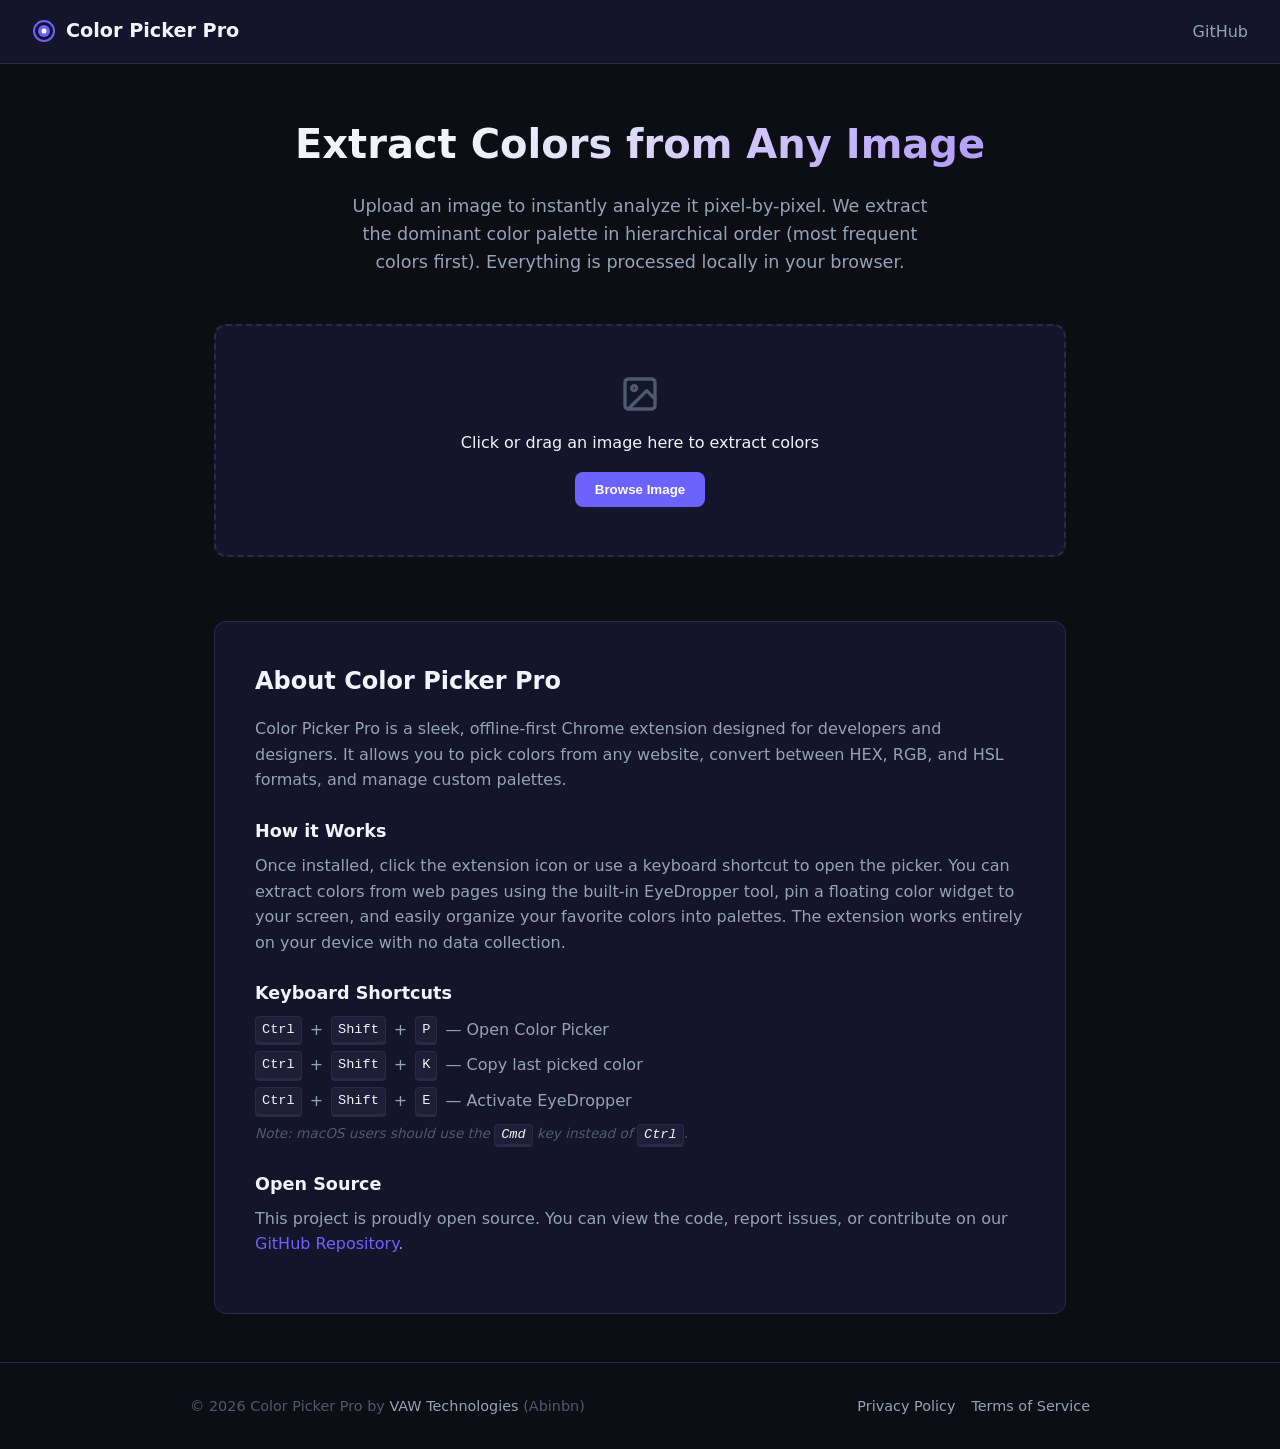
<file: index.html>
<!DOCTYPE html>
<html lang="en">
<head>
    <meta charset="UTF-8">
    <meta name="viewport" content="width=device-width, initial-scale=1.0">
    <title>Color Picker Pro - Image Color Extractor</title>
    <link rel="stylesheet" href="styles.css">
</head>
<body>
    <nav class="navbar">
        <div class="nav-brand">
            <svg width="24" height="24" viewBox="0 0 24 24" fill="none">
                <circle cx="12" cy="12" r="10" stroke="#6c63ff" stroke-width="2"/>
                <circle cx="12" cy="12" r="6" fill="#6c63ff"/>
                <circle cx="12" cy="12" r="2.5" fill="#fff"/>
            </svg>
            Color Picker Pro
        </div>
        <div class="nav-links">
            <a href="https://github.com/Abinbn/Color-Pro" target="_blank">GitHub</a>
        </div>
    </nav>

    <main class="container">
        <header class="hero">
            <h1>Extract Colors from Any Image</h1>
            <p>Upload an image to instantly analyze it pixel-by-pixel. We extract the dominant color palette in hierarchical order (most frequent colors first). Everything is processed locally in your browser.</p>
        </header>

        <section class="upload-section">
            <div class="upload-area" id="uploadArea">
                <input type="file" id="imageInput" accept="image/png, image/jpeg, image/webp" hidden>
                <div class="upload-content">
                    <svg width="40" height="40" viewBox="0 0 24 24" fill="none" stroke="currentColor" stroke-width="2" stroke-linecap="round" stroke-linejoin="round">
                        <rect x="3" y="3" width="18" height="18" rx="2" ry="2"/>
                        <circle cx="8.5" cy="8.5" r="1.5"/>
                        <polyline points="21 15 16 10 5 21"/>
                    </svg>
                    <p>Click or drag an image here to extract colors</p>
                    <button class="primary-btn" onclick="document.getElementById('imageInput').click()">Browse Image</button>
                </div>
                <img id="imagePreview" class="image-preview" hidden>
            </div>
        </section>

        <section class="results-section" id="resultsSection" hidden>
            <div class="results-header">
                <h2>Dominant Color Palette</h2>
                <span id="colorCount">Analyzing...</span>
            </div>
            <div class="palette-grid" id="paletteGrid">
                <!-- Color swatches will be injected here -->
            </div>
        </section>

        <section class="info-section">
            <div class="info-card">
                <h2>About Color Picker Pro</h2>
                <p>Color Picker Pro is a sleek, offline-first Chrome extension designed for developers and designers. It allows you to pick colors from any website, convert between HEX, RGB, and HSL formats, and manage custom palettes.</p>
                
                <h3>How it Works</h3>
                <p>Once installed, click the extension icon or use a keyboard shortcut to open the picker. You can extract colors from web pages using the built-in EyeDropper tool, pin a floating color widget to your screen, and easily organize your favorite colors into palettes. The extension works entirely on your device with no data collection.</p>
                
                <h3>Keyboard Shortcuts</h3>
                <ul class="shortcuts-list">
                    <li><kbd>Ctrl</kbd> + <kbd>Shift</kbd> + <kbd>P</kbd> &mdash; Open Color Picker</li>
                    <li><kbd>Ctrl</kbd> + <kbd>Shift</kbd> + <kbd>K</kbd> &mdash; Copy last picked color</li>
                    <li><kbd>Ctrl</kbd> + <kbd>Shift</kbd> + <kbd>E</kbd> &mdash; Activate EyeDropper</li>
                </ul>
                <p style="font-size: 0.85rem; color: var(--text-muted); margin-top: 0.5rem;"><em>Note: macOS users should use the <kbd>Cmd</kbd> key instead of <kbd>Ctrl</kbd>.</em></p>
                
                <h3>Open Source</h3>
                <p>This project is proudly open source. You can view the code, report issues, or contribute on our <a href="https://github.com/Abinbn/Color-Pro" target="_blank">GitHub Repository</a>.</p>
            </div>
        </section>
    </main>

    <footer class="footer">
        <div class="footer-content">
            <p>&copy; 2026 Color Picker Pro by <a href="https://VAW Technologies.in" target="_blank">VAW Technologies</a> (Abinbn)</p>
            <div class="footer-links">
                <a href="privacy/">Privacy Policy</a>
                <a href="terms/">Terms of Service</a>
            </div>
        </div>
    </footer>

    <!-- Toast for copy notification -->
    <div id="toast" class="toast">Copied to clipboard</div>

    <script src="script.js"></script>
</body>
</html>
</file>
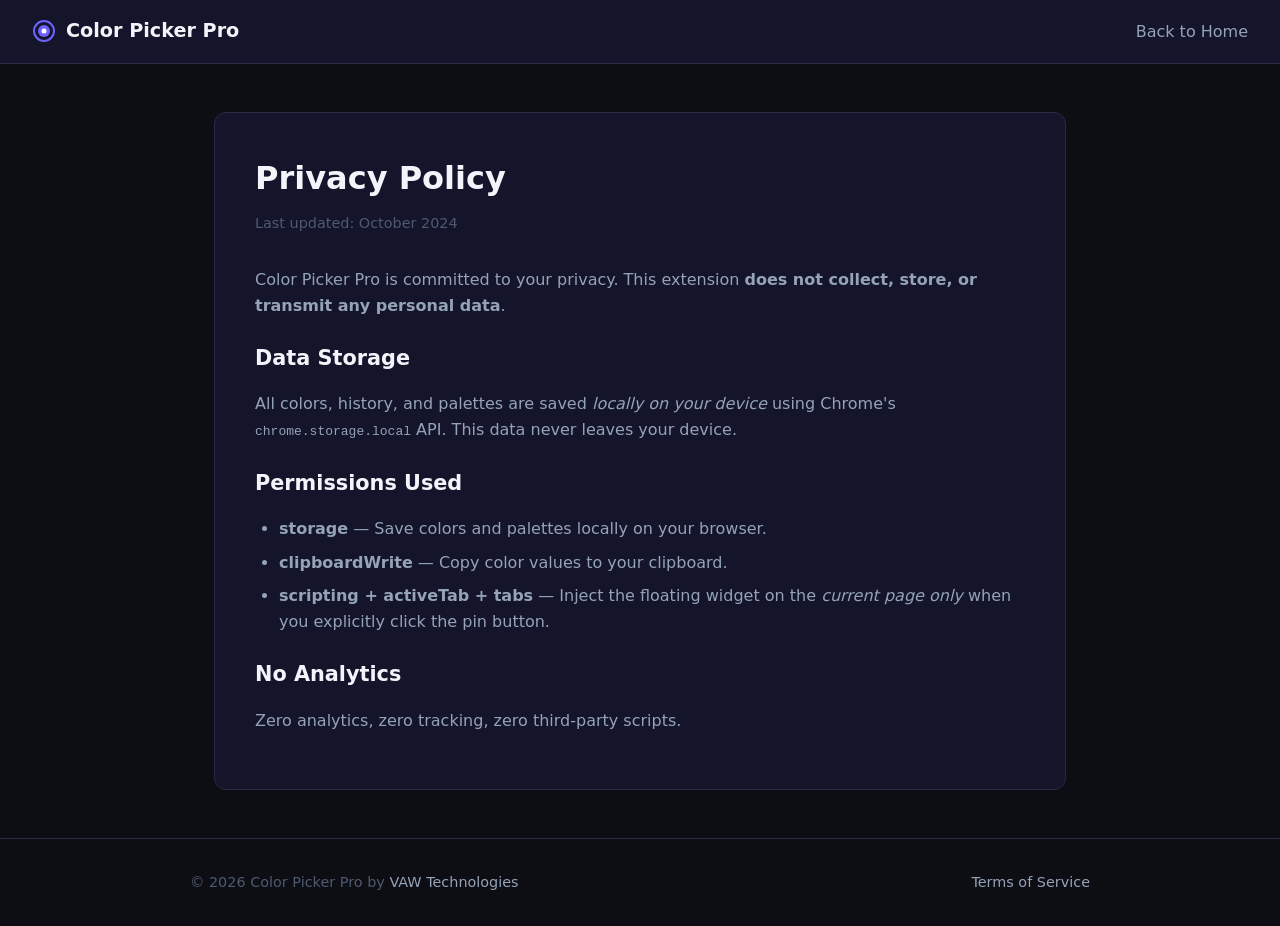
<file: privacy/index.html>
<!DOCTYPE html>
<html lang="en">
<head>
    <meta charset="UTF-8">
    <meta name="viewport" content="width=device-width, initial-scale=1.0">
    <title>Privacy Policy - Color Picker Pro</title>
    <link rel="stylesheet" href="../styles.css">
</head>
<body>
    <nav class="navbar">
        <div class="nav-brand">
            <svg width="24" height="24" viewBox="0 0 24 24" fill="none">
                <circle cx="12" cy="12" r="10" stroke="#6c63ff" stroke-width="2"/>
                <circle cx="12" cy="12" r="6" fill="#6c63ff"/>
                <circle cx="12" cy="12" r="2.5" fill="#fff"/>
            </svg>
            Color Picker Pro
        </div>
        <div class="nav-links">
            <a href="../">Back to Home</a>
        </div>
    </nav>

    <main class="container">
        <div class="doc-page">
            <h1>Privacy Policy</h1>
            <span class="meta">Last updated: October 2024</span>
            
            <p>Color Picker Pro is committed to your privacy. This extension <strong>does not collect, store, or transmit any personal data</strong>.</p>
            
            <h2>Data Storage</h2>
            <p>All colors, history, and palettes are saved <em>locally on your device</em> using Chrome's <code>chrome.storage.local</code> API. This data never leaves your device.</p>
            
            <h2>Permissions Used</h2>
            <ul>
                <li><strong>storage</strong> &mdash; Save colors and palettes locally on your browser.</li>
                <li><strong>clipboardWrite</strong> &mdash; Copy color values to your clipboard.</li>
                <li><strong>scripting + activeTab + tabs</strong> &mdash; Inject the floating widget on the <em>current page only</em> when you explicitly click the pin button.</li>
            </ul>
            
            <h2>No Analytics</h2>
            <p>Zero analytics, zero tracking, zero third-party scripts.</p>
        </div>
    </main>

    <footer class="footer">
        <div class="footer-content">
            <p>&copy; 2026 Color Picker Pro by <a href="https://VAW Technologies.in" target="_blank">VAW Technologies</a></p>
            <div class="footer-links">
                <a href="../terms/">Terms of Service</a>
            </div>
        </div>
    </footer>
</body>
</html>
</file>
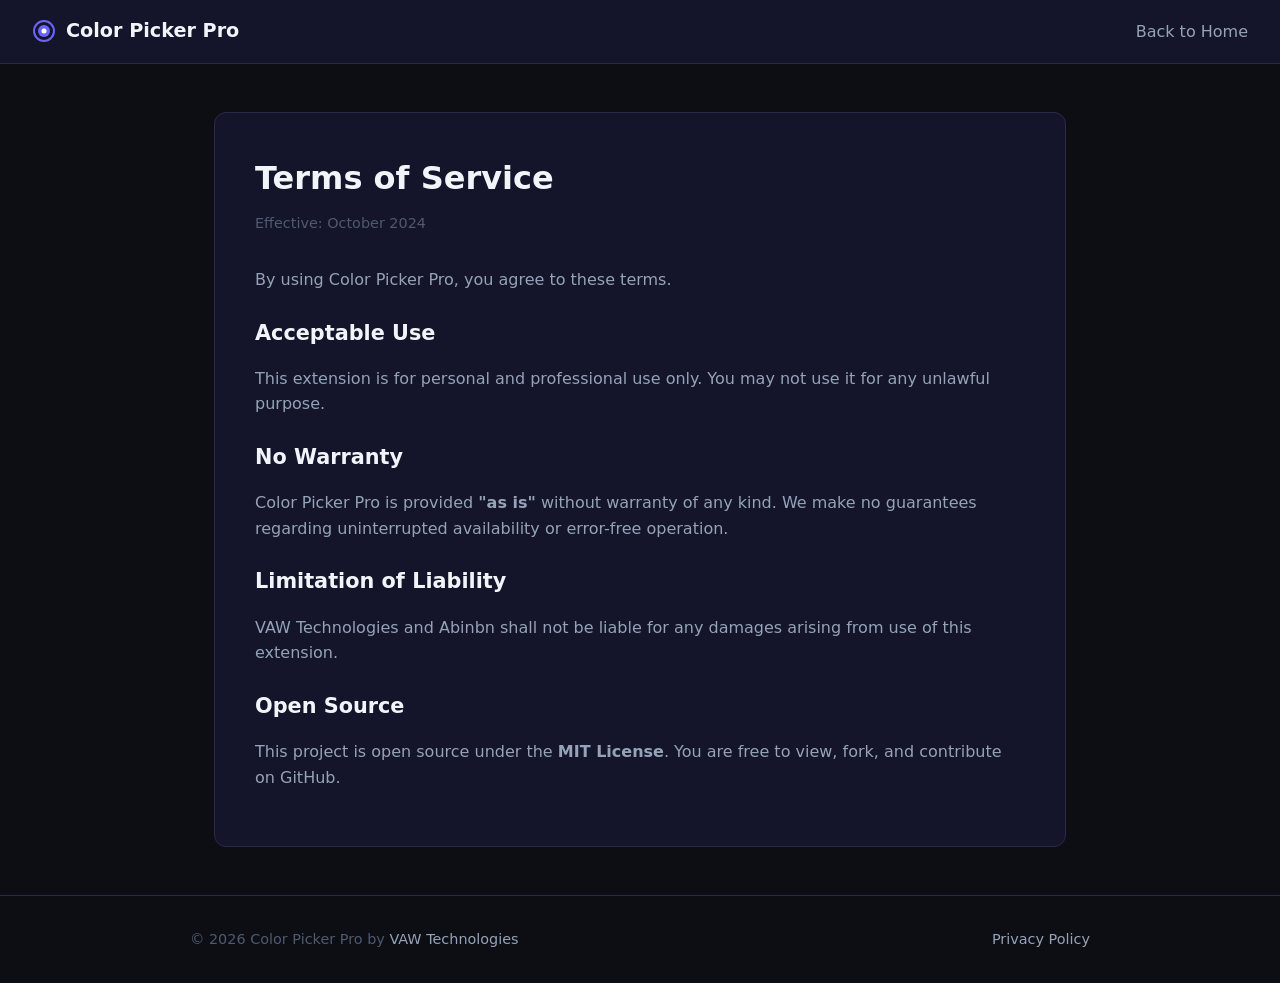
<file: terms/index.html>
<!DOCTYPE html>
<html lang="en">
<head>
    <meta charset="UTF-8">
    <meta name="viewport" content="width=device-width, initial-scale=1.0">
    <title>Terms of Service - Color Picker Pro</title>
    <link rel="stylesheet" href="../styles.css">
</head>
<body>
    <nav class="navbar">
        <div class="nav-brand">
            <svg width="24" height="24" viewBox="0 0 24 24" fill="none">
                <circle cx="12" cy="12" r="10" stroke="#6c63ff" stroke-width="2"/>
                <circle cx="12" cy="12" r="6" fill="#6c63ff"/>
                <circle cx="12" cy="12" r="2.5" fill="#fff"/>
            </svg>
            Color Picker Pro
        </div>
        <div class="nav-links">
            <a href="../">Back to Home</a>
        </div>
    </nav>

    <main class="container">
        <div class="doc-page">
            <h1>Terms of Service</h1>
            <span class="meta">Effective: October 2024</span>
            
            <p>By using Color Picker Pro, you agree to these terms.</p>
            
            <h2>Acceptable Use</h2>
            <p>This extension is for personal and professional use only. You may not use it for any unlawful purpose.</p>
            
            <h2>No Warranty</h2>
            <p>Color Picker Pro is provided <strong>"as is"</strong> without warranty of any kind. We make no guarantees regarding uninterrupted availability or error-free operation.</p>
            
            <h2>Limitation of Liability</h2>
            <p>VAW Technologies and Abinbn shall not be liable for any damages arising from use of this extension.</p>
            
            <h2>Open Source</h2>
            <p>This project is open source under the <strong>MIT License</strong>. You are free to view, fork, and contribute on GitHub.</p>
        </div>
    </main>

    <footer class="footer">
        <div class="footer-content">
            <p>&copy; 2026 Color Picker Pro by <a href="https://VAW Technologies.in" target="_blank">VAW Technologies</a></p>
            <div class="footer-links">
                <a href="../privacy/">Privacy Policy</a>
            </div>
        </div>
    </footer>
</body>
</html>
</file>
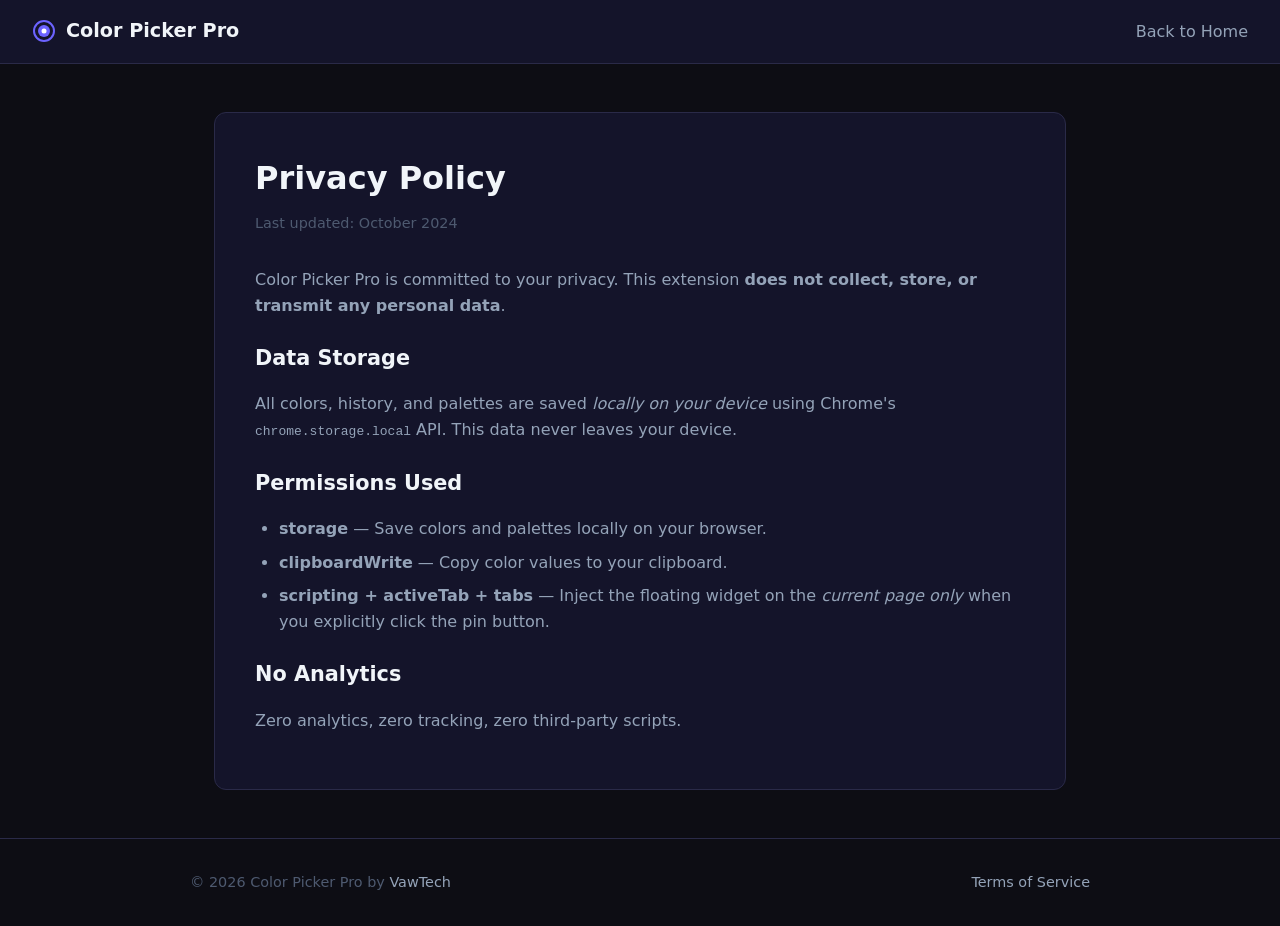
<file: website/privacy/index.html>
<!DOCTYPE html>
<html lang="en">
<head>
    <meta charset="UTF-8">
    <meta name="viewport" content="width=device-width, initial-scale=1.0">
    <title>Privacy Policy - Color Picker Pro</title>
    <link rel="stylesheet" href="../styles.css">
</head>
<body>
    <nav class="navbar">
        <div class="nav-brand">
            <svg width="24" height="24" viewBox="0 0 24 24" fill="none">
                <circle cx="12" cy="12" r="10" stroke="#6c63ff" stroke-width="2"/>
                <circle cx="12" cy="12" r="6" fill="#6c63ff"/>
                <circle cx="12" cy="12" r="2.5" fill="#fff"/>
            </svg>
            Color Picker Pro
        </div>
        <div class="nav-links">
            <a href="../">Back to Home</a>
        </div>
    </nav>

    <main class="container">
        <div class="doc-page">
            <h1>Privacy Policy</h1>
            <span class="meta">Last updated: October 2024</span>
            
            <p>Color Picker Pro is committed to your privacy. This extension <strong>does not collect, store, or transmit any personal data</strong>.</p>
            
            <h2>Data Storage</h2>
            <p>All colors, history, and palettes are saved <em>locally on your device</em> using Chrome's <code>chrome.storage.local</code> API. This data never leaves your device.</p>
            
            <h2>Permissions Used</h2>
            <ul>
                <li><strong>storage</strong> &mdash; Save colors and palettes locally on your browser.</li>
                <li><strong>clipboardWrite</strong> &mdash; Copy color values to your clipboard.</li>
                <li><strong>scripting + activeTab + tabs</strong> &mdash; Inject the floating widget on the <em>current page only</em> when you explicitly click the pin button.</li>
            </ul>
            
            <h2>No Analytics</h2>
            <p>Zero analytics, zero tracking, zero third-party scripts.</p>
        </div>
    </main>

    <footer class="footer">
        <div class="footer-content">
            <p>&copy; 2026 Color Picker Pro by <a href="https://vawtech.in" target="_blank">VawTech</a></p>
            <div class="footer-links">
                <a href="../terms/">Terms of Service</a>
            </div>
        </div>
    </footer>
</body>
</html>
</file>
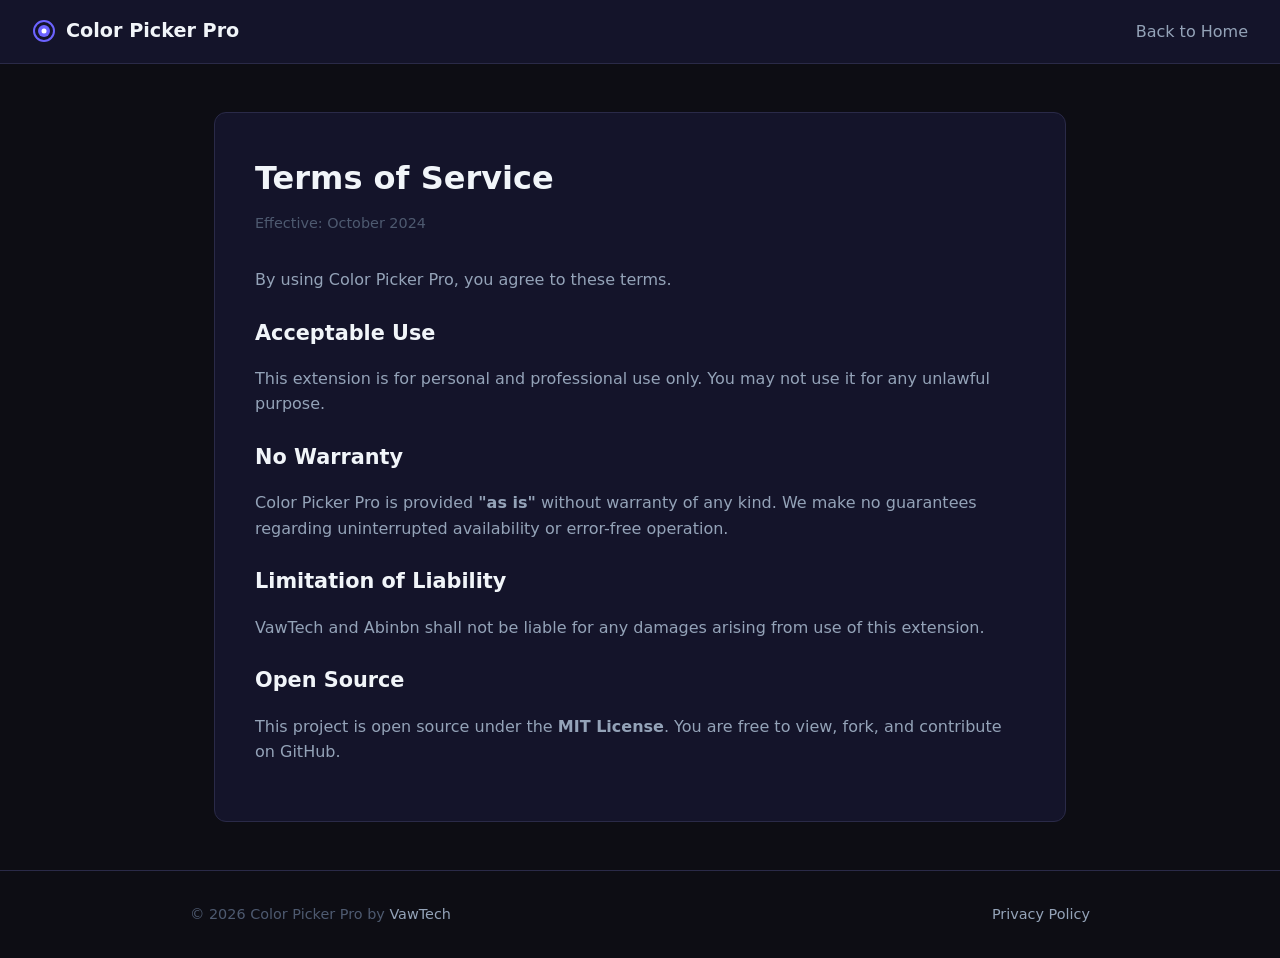
<file: website/terms/index.html>
<!DOCTYPE html>
<html lang="en">
<head>
    <meta charset="UTF-8">
    <meta name="viewport" content="width=device-width, initial-scale=1.0">
    <title>Terms of Service - Color Picker Pro</title>
    <link rel="stylesheet" href="../styles.css">
</head>
<body>
    <nav class="navbar">
        <div class="nav-brand">
            <svg width="24" height="24" viewBox="0 0 24 24" fill="none">
                <circle cx="12" cy="12" r="10" stroke="#6c63ff" stroke-width="2"/>
                <circle cx="12" cy="12" r="6" fill="#6c63ff"/>
                <circle cx="12" cy="12" r="2.5" fill="#fff"/>
            </svg>
            Color Picker Pro
        </div>
        <div class="nav-links">
            <a href="../">Back to Home</a>
        </div>
    </nav>

    <main class="container">
        <div class="doc-page">
            <h1>Terms of Service</h1>
            <span class="meta">Effective: October 2024</span>
            
            <p>By using Color Picker Pro, you agree to these terms.</p>
            
            <h2>Acceptable Use</h2>
            <p>This extension is for personal and professional use only. You may not use it for any unlawful purpose.</p>
            
            <h2>No Warranty</h2>
            <p>Color Picker Pro is provided <strong>"as is"</strong> without warranty of any kind. We make no guarantees regarding uninterrupted availability or error-free operation.</p>
            
            <h2>Limitation of Liability</h2>
            <p>VawTech and Abinbn shall not be liable for any damages arising from use of this extension.</p>
            
            <h2>Open Source</h2>
            <p>This project is open source under the <strong>MIT License</strong>. You are free to view, fork, and contribute on GitHub.</p>
        </div>
    </main>

    <footer class="footer">
        <div class="footer-content">
            <p>&copy; 2026 Color Picker Pro by <a href="https://vawtech.in" target="_blank">VawTech</a></p>
            <div class="footer-links">
                <a href="../privacy/">Privacy Policy</a>
            </div>
        </div>
    </footer>
</body>
</html>
</file>
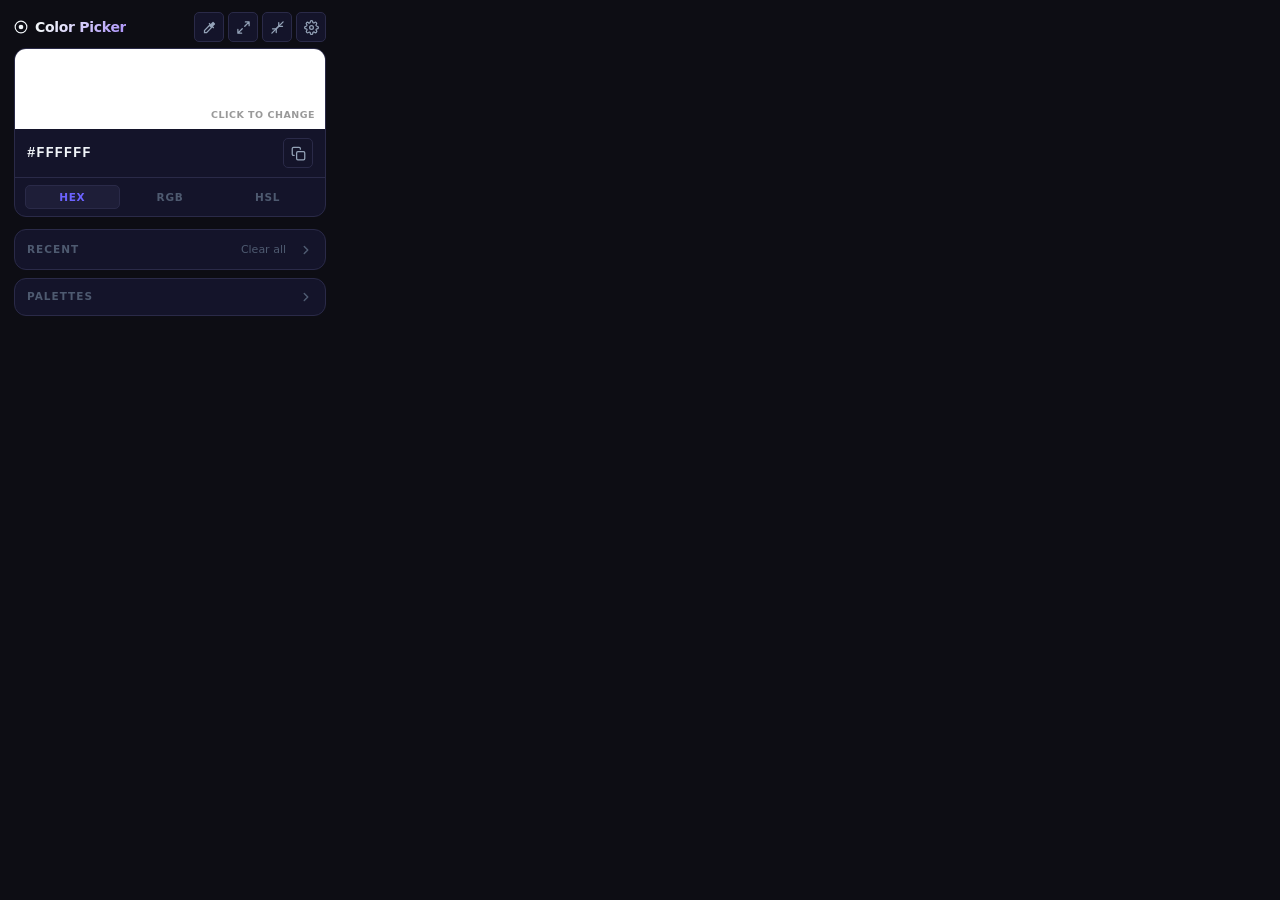
<file: popup.html>
<!DOCTYPE html>
<html lang="en">
<head>
    <meta charset="UTF-8">
    <title>Color Picker Pro</title>
    <link rel="stylesheet" href="popup.css">
</head>
<body>

<!-- ── Toast ── -->
<div id="toast" class="toast" role="status" aria-live="polite"></div>

<!-- ══════════════════════════════════════════════
     MAIN VIEW
══════════════════════════════════════════════ -->
<div id="mainView" class="view">

    <header class="app-header">
        <h1 class="app-title">
            <svg width="14" height="14" viewBox="0 0 24 24" fill="none" aria-hidden="true">
                <circle cx="12" cy="12" r="10" stroke="currentColor" stroke-width="2"/>
                <circle cx="12" cy="12" r="4" fill="currentColor"/>
            </svg>
            Color Picker
        </h1>
        <div class="header-btns">
            <!-- EyeDropper (Material "colorize" icon) -->
            <button id="eyedropperBtn" class="icon-btn" title="Pick color from screen (Ctrl+Shift+E)" style="display:none" aria-label="Pick color from screen">
                <svg width="15" height="15" viewBox="0 0 24 24" fill="currentColor" aria-hidden="true">
                    <path d="M20.71 5.63l-2.34-2.34a1 1 0 0 0-1.41 0l-3.12 3.12-1.93-1.91-1.42 1.42 1.41 1.41L3 16.25V21h4.75l8.92-8.92 1.41 1.41 1.42-1.42-1.92-1.92 3.12-3.12a1 1 0 0 0 0-1.4zM6.92 19H5v-1.92l7.06-7.06 1.92 1.92L6.92 19z"/>
                </svg>
            </button>
            <!-- Float widget on page -->
            <button id="floatBtn" class="icon-btn" title="Pin floating swatch to page" aria-label="Float color widget on page">
                <svg width="15" height="15" viewBox="0 0 24 24" fill="none" stroke="currentColor" stroke-width="2" stroke-linecap="round" stroke-linejoin="round" aria-hidden="true">
                    <path d="M15 3h6v6M9 21H3v-6M21 3l-7 7M3 21l7-7"/>
                </svg>
            </button>
            <!-- Minimize popup -->
            <button id="collapseBtn" class="icon-btn" title="Minimize (shrinks popup)" aria-label="Minimize popup">
                <svg id="collapseIcon" width="15" height="15" viewBox="0 0 24 24" fill="none" stroke="currentColor" stroke-width="2" stroke-linecap="round" stroke-linejoin="round" aria-hidden="true">
                    <polyline points="4 14 10 14 10 20"/>
                    <polyline points="20 10 14 10 14 4"/>
                    <line x1="10" y1="14" x2="21" y2="3"/>
                    <line x1="3" y1="21" x2="14" y2="10"/>
                </svg>
            </button>
            <!-- Settings -->
            <button id="settingsBtn" class="icon-btn" title="Settings" aria-label="Open settings">
                <svg width="15" height="15" viewBox="0 0 24 24" fill="none" stroke="currentColor" stroke-width="2" stroke-linecap="round" stroke-linejoin="round" aria-hidden="true">
                    <circle cx="12" cy="12" r="3"/>
                    <path d="M19.4 15a1.65 1.65 0 0 0 .33 1.82l.06.06a2 2 0 0 1-2.83 2.83l-.06-.06a1.65 1.65 0 0 0-1.82-.33 1.65 1.65 0 0 0-1 1.51V21a2 2 0 0 1-4 0v-.09A1.65 1.65 0 0 0 9 19.4a1.65 1.65 0 0 0-1.82.33l-.06.06a2 2 0 0 1-2.83-2.83l.06-.06A1.65 1.65 0 0 0 4.68 15a1.65 1.65 0 0 0-1.51-1H3a2 2 0 0 1 0-4h.09A1.65 1.65 0 0 0 4.6 9a1.65 1.65 0 0 0-.33-1.82l-.06-.06a2 2 0 0 1 2.83-2.83l.06.06A1.65 1.65 0 0 0 9 4.68a1.65 1.65 0 0 0 1-1.51V3a2 2 0 0 1 4 0v.09a1.65 1.65 0 0 0 1 1.51 1.65 1.65 0 0 0 1.82-.33l.06-.06a2 2 0 0 1 2.83 2.83l-.06.06A1.65 1.65 0 0 0 19.4 9a1.65 1.65 0 0 0 1.51 1H21a2 2 0 0 1 0 4h-.09a1.65 1.65 0 0 0-1.51 1z"/>
                </svg>
            </button>
        </div>
    </header>

    <div id="mainContent">

        <!-- Color Preview -->
        <section class="color-preview-section">
            <label for="defaultColorPicker" class="color-preview-strip" id="colorPreview" title="Click to open color picker"></label>
            <div class="color-code-row">
                <input type="text" id="colorCodeInput" value="#FFFFFF" spellcheck="false" autocomplete="off" aria-label="Color value">
                <button id="copyColorBtn" class="icon-btn copy-btn" title="Copy color (Ctrl+Shift+K)" aria-label="Copy color code"></button>
            </div>
            <div class="format-switcher" role="group" aria-label="Color format">
                <button class="format-btn active" data-format="hex">HEX</button>
                <button class="format-btn" data-format="rgb">RGB</button>
                <button class="format-btn" data-format="hsl">HSL</button>
            </div>
        </section>

        <input type="color" id="defaultColorPicker" value="#ffffff" aria-label="Native color picker">

        <!-- Recent Colors (collapsed by default) -->
        <section class="cp-section" id="recentSection">
            <div class="cp-section-header" role="button" tabindex="0" aria-expanded="false" aria-controls="recentBody">
                <span class="cp-section-title">Recent</span>
                <div class="cp-section-right">
                    <button id="clearHistoryBtn" class="text-btn danger">Clear all</button>
                    <svg class="chevron" width="14" height="14" viewBox="0 0 24 24" fill="none" stroke="currentColor" stroke-width="2.5" stroke-linecap="round" stroke-linejoin="round" aria-hidden="true">
                        <polyline points="6 9 12 15 18 9"/>
                    </svg>
                </div>
            </div>
            <div class="cp-section-body" id="recentBody" aria-hidden="true">
                <div id="colorHistory" class="color-grid"></div>
                <p id="historyEmpty" class="empty-state" hidden>Pick a color to build history.</p>
            </div>
        </section>

        <!-- Palettes (collapsed by default) -->
        <section class="cp-section" id="palettesSection">
            <div class="cp-section-header" role="button" tabindex="0" aria-expanded="false" aria-controls="palettesBody">
                <span class="cp-section-title">Palettes</span>
                <svg class="chevron" width="14" height="14" viewBox="0 0 24 24" fill="none" stroke="currentColor" stroke-width="2.5" stroke-linecap="round" stroke-linejoin="round" aria-hidden="true">
                    <polyline points="6 9 12 15 18 9"/>
                </svg>
            </div>
            <div class="cp-section-body" id="palettesBody" aria-hidden="true">
                <div class="palette-creator">
                    <input type="text" id="paletteName" placeholder="New palette name…" aria-label="Palette name" maxlength="32">
                    <button id="createPaletteBtn" class="primary-btn">
                        <svg width="12" height="12" viewBox="0 0 24 24" fill="none" stroke="currentColor" stroke-width="2.5" stroke-linecap="round" stroke-linejoin="round" aria-hidden="true">
                            <line x1="12" y1="5" x2="12" y2="19"/><line x1="5" y1="12" x2="19" y2="12"/>
                        </svg>
                        Create
                    </button>
                </div>
                <div id="customPalettes" class="custom-palettes"></div>
            </div>
        </section>

    </div>
</div>


<!-- ══════════════════════════════════════════════
     SETTINGS VIEW  (replaces main, does NOT stack)
══════════════════════════════════════════════ -->
<div id="settingsView" class="view" hidden>

    <header class="settings-header">
        <button id="backBtn" class="back-btn" aria-label="Back to main">
            <svg width="16" height="16" viewBox="0 0 24 24" fill="none" stroke="currentColor" stroke-width="2.5" stroke-linecap="round" stroke-linejoin="round" aria-hidden="true">
                <polyline points="15 18 9 12 15 6"/>
            </svg>
        </button>
        <span class="settings-title">Settings</span>
    </header>

    <!-- Single scrollable settings page -->
    <div class="settings-body">

        <!-- ── Preferences ── -->
        <p class="s-section-label">Preferences</p>

        <div class="pref-card">
            <label class="pref-label">Default Color Format</label>
            <div class="pref-radio-group">
                <label class="pref-radio"><input type="radio" name="defFmt" value="hex" checked> HEX</label>
                <label class="pref-radio"><input type="radio" name="defFmt" value="rgb"> RGB</label>
                <label class="pref-radio"><input type="radio" name="defFmt" value="hsl"> HSL</label>
            </div>
        </div>

        <div class="pref-card">
            <label class="pref-label" for="historyLimitSel">History Limit</label>
            <select id="historyLimitSel" class="pref-select">
                <option value="5">5 colors</option>
                <option value="10" selected>10 colors</option>
                <option value="15">15 colors</option>
                <option value="20">20 colors</option>
            </select>
        </div>

        <div class="pref-card">
            <div class="toggle-row">
                <div>
                    <span class="pref-label mb0">Auto-copy on pick</span>
                    <p class="pref-hint">Copy to clipboard when a color is picked.</p>
                </div>
                <label class="toggle">
                    <input type="checkbox" id="autoCopyToggle">
                    <span class="toggle-track"><span class="toggle-thumb"></span></span>
                </label>
            </div>
            <div class="toggle-row mt8">
                <div>
                    <span class="pref-label mb0">Show copy toast</span>
                    <p class="pref-hint">Show notification when color is copied.</p>
                </div>
                <label class="toggle">
                    <input type="checkbox" id="confirmCopyToggle" checked>
                    <span class="toggle-track"><span class="toggle-thumb"></span></span>
                </label>
            </div>
        </div>

        <!-- ── Keyboard Shortcuts ── -->
        <p class="s-section-label">Keyboard Shortcuts</p>

        <div class="pref-card">
            <div id="shortcutsList" class="shortcuts-list">
                <!-- populated by JS -->
            </div>
            <button id="editShortcutsBtn" class="shortcut-edit-btn">
                <svg width="12" height="12" viewBox="0 0 24 24" fill="none" stroke="currentColor" stroke-width="2" stroke-linecap="round" stroke-linejoin="round" aria-hidden="true">
                    <path d="M11 4H4a2 2 0 0 0-2 2v14a2 2 0 0 0 2 2h14a2 2 0 0 0 2-2v-7"/>
                    <path d="M18.5 2.5a2.121 2.121 0 0 1 3 3L12 15l-4 1 1-4 9.5-9.5z"/>
                </svg>
                Customize shortcuts
            </button>
        </div>

        <!-- ── Quick Links ── -->
        <p class="s-section-label">Legal</p>

        <div class="pref-card links-card">
            <a class="settings-link ext-link" href="https://vawtech.in/colorpicker/privacy">
                Privacy Policy
                <svg width="12" height="12" viewBox="0 0 24 24" fill="none" stroke="currentColor" stroke-width="2" stroke-linecap="round" stroke-linejoin="round" aria-hidden="true"><path d="M18 13v6a2 2 0 0 1-2 2H5a2 2 0 0 1-2-2V8a2 2 0 0 1 2-2h6"/><polyline points="15 3 21 3 21 9"/><line x1="10" y1="14" x2="21" y2="3"/></svg>
            </a>
            <a class="settings-link ext-link" href="https://vawtech.in/colorpicker/terms">
                Terms of Service
                <svg width="12" height="12" viewBox="0 0 24 24" fill="none" stroke="currentColor" stroke-width="2" stroke-linecap="round" stroke-linejoin="round" aria-hidden="true"><path d="M18 13v6a2 2 0 0 1-2 2H5a2 2 0 0 1-2-2V8a2 2 0 0 1 2-2h6"/><polyline points="15 3 21 3 21 9"/><line x1="10" y1="14" x2="21" y2="3"/></svg>
            </a>
        </div>

        <!-- ── About ── -->
        <p class="s-section-label">About</p>

        <div class="about-card">
            <div class="about-top">
                <svg class="about-icon" width="36" height="36" viewBox="0 0 24 24" fill="none" aria-hidden="true">
                    <circle cx="12" cy="12" r="10" stroke="#6c63ff" stroke-width="2"/>
                    <circle cx="12" cy="12" r="6" fill="#6c63ff"/>
                    <circle cx="12" cy="12" r="2.5" fill="#fff"/>
                </svg>
                <div class="about-text">
                    <span class="about-name">Color Picker Pro</span>
                    <span class="about-meta">v2.0.0 · by Abinbn · VawTech</span>
                </div>
            </div>

            <div class="badges-row">
                <a class="bdg ext-link" href="https://github.com/Abinbn/Color-Pro" aria-label="Star on GitHub">
                    <span class="bdg-l">
                        <svg width="11" height="11" viewBox="0 0 24 24" fill="currentColor" aria-hidden="true"><path d="M12 2C6.477 2 2 6.484 2 12.017c0 4.425 2.865 8.18 6.839 9.504.5.092.682-.217.682-.483 0-.237-.008-.868-.013-1.703-2.782.605-3.369-1.343-3.369-1.343-.454-1.158-1.11-1.466-1.11-1.466-.908-.62.069-.608.069-.608 1.003.07 1.531 1.032 1.531 1.032.892 1.53 2.341 1.088 2.91.832.092-.647.35-1.088.636-1.338-2.22-.253-4.555-1.113-4.555-4.951 0-1.093.39-1.988 1.029-2.688-.103-.253-.446-1.272.098-2.65 0 0 .84-.27 2.75 1.026A9.564 9.564 0 0 1 12 6.844a9.59 9.59 0 0 1 2.504.337c1.909-1.296 2.747-1.027 2.747-1.027.546 1.379.202 2.398.1 2.651.64.7 1.028 1.595 1.028 2.688 0 3.848-2.339 4.695-4.566 4.943.359.309.678.92.678 1.855 0 1.338-.012 2.419-.012 2.747 0 .268.18.58.688.482A10.019 10.019 0 0 0 22 12.017C22 6.484 17.522 2 12 2z"/></svg>
                        GitHub
                    </span>
                    <span class="bdg-r github">Star</span>
                </a>
                <a class="bdg ext-link" href="https://twitter.com/abinbn" aria-label="Follow on X/Twitter">
                    <span class="bdg-l">
                        <svg width="11" height="11" viewBox="0 0 24 24" fill="currentColor" aria-hidden="true"><path d="M18.244 2.25h3.308l-7.227 8.26 8.502 11.24H16.17l-5.214-6.817L4.99 21.75H1.68l7.73-8.835L1.254 2.25H8.08l4.713 6.231zm-1.161 17.52h1.833L7.084 4.126H5.117z"/></svg>
                        Twitter
                    </span>
                    <span class="bdg-r twitter">Follow</span>
                </a>
                <a class="bdg ext-link" href="https://vawtech.in/colorpicker" aria-label="Visit website">
                    <span class="bdg-l">
                        <svg width="11" height="11" viewBox="0 0 24 24" fill="none" stroke="currentColor" stroke-width="2" stroke-linecap="round" stroke-linejoin="round" aria-hidden="true"><circle cx="12" cy="12" r="10"/><line x1="2" y1="12" x2="22" y2="12"/><path d="M12 2a15.3 15.3 0 0 1 4 10 15.3 15.3 0 0 1-4 10 15.3 15.3 0 0 1-4-10 15.3 15.3 0 0 1 4-10z"/></svg>
                        Website
                    </span>
                    <span class="bdg-r site">Visit</span>
                </a>
            </div>
        </div>

    </div><!-- /.settings-body -->
</div><!-- /#settingsView -->

<script src="popup.js"></script>
</body>
</html>
</file>
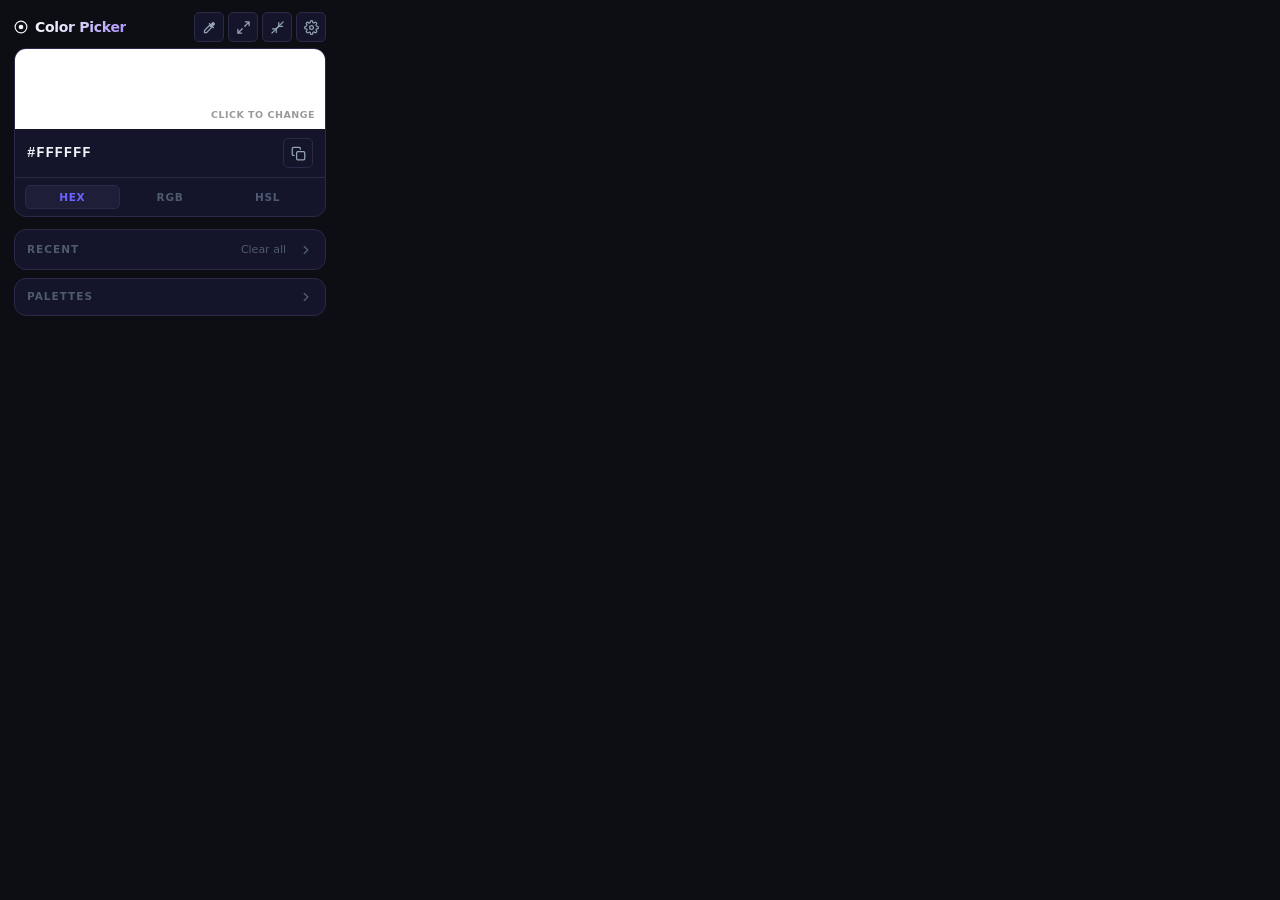
<file: Extension/popup.html>
<!DOCTYPE html>
<html lang="en">
<head>
    <meta charset="UTF-8">
    <title>Color Picker Pro</title>
    <link rel="stylesheet" href="popup.css">
</head>
<body>

<!-- ── Toast ── -->
<div id="toast" class="toast" role="status" aria-live="polite"></div>

<!-- ══════════════════════════════════════════════
     MAIN VIEW
══════════════════════════════════════════════ -->
<div id="mainView" class="view">

    <header class="app-header">
        <h1 class="app-title">
            <svg width="14" height="14" viewBox="0 0 24 24" fill="none" aria-hidden="true">
                <circle cx="12" cy="12" r="10" stroke="currentColor" stroke-width="2"/>
                <circle cx="12" cy="12" r="4" fill="currentColor"/>
            </svg>
            Color Picker
        </h1>
        <div class="header-btns">
            <!-- EyeDropper (Material "colorize" icon) -->
            <button id="eyedropperBtn" class="icon-btn" title="Pick color from screen (Ctrl+Shift+E)" style="display:none" aria-label="Pick color from screen">
                <svg width="15" height="15" viewBox="0 0 24 24" fill="currentColor" aria-hidden="true">
                    <path d="M20.71 5.63l-2.34-2.34a1 1 0 0 0-1.41 0l-3.12 3.12-1.93-1.91-1.42 1.42 1.41 1.41L3 16.25V21h4.75l8.92-8.92 1.41 1.41 1.42-1.42-1.92-1.92 3.12-3.12a1 1 0 0 0 0-1.4zM6.92 19H5v-1.92l7.06-7.06 1.92 1.92L6.92 19z"/>
                </svg>
            </button>
            <!-- Float widget on page -->
            <button id="floatBtn" class="icon-btn" title="Pin floating swatch to page" aria-label="Float color widget on page">
                <svg width="15" height="15" viewBox="0 0 24 24" fill="none" stroke="currentColor" stroke-width="2" stroke-linecap="round" stroke-linejoin="round" aria-hidden="true">
                    <path d="M15 3h6v6M9 21H3v-6M21 3l-7 7M3 21l7-7"/>
                </svg>
            </button>
            <!-- Minimize popup -->
            <button id="collapseBtn" class="icon-btn" title="Minimize (shrinks popup)" aria-label="Minimize popup">
                <svg id="collapseIcon" width="15" height="15" viewBox="0 0 24 24" fill="none" stroke="currentColor" stroke-width="2" stroke-linecap="round" stroke-linejoin="round" aria-hidden="true">
                    <polyline points="4 14 10 14 10 20"/>
                    <polyline points="20 10 14 10 14 4"/>
                    <line x1="10" y1="14" x2="21" y2="3"/>
                    <line x1="3" y1="21" x2="14" y2="10"/>
                </svg>
            </button>
            <!-- Settings -->
            <button id="settingsBtn" class="icon-btn" title="Settings" aria-label="Open settings">
                <svg width="15" height="15" viewBox="0 0 24 24" fill="none" stroke="currentColor" stroke-width="2" stroke-linecap="round" stroke-linejoin="round" aria-hidden="true">
                    <circle cx="12" cy="12" r="3"/>
                    <path d="M19.4 15a1.65 1.65 0 0 0 .33 1.82l.06.06a2 2 0 0 1-2.83 2.83l-.06-.06a1.65 1.65 0 0 0-1.82-.33 1.65 1.65 0 0 0-1 1.51V21a2 2 0 0 1-4 0v-.09A1.65 1.65 0 0 0 9 19.4a1.65 1.65 0 0 0-1.82.33l-.06.06a2 2 0 0 1-2.83-2.83l.06-.06A1.65 1.65 0 0 0 4.68 15a1.65 1.65 0 0 0-1.51-1H3a2 2 0 0 1 0-4h.09A1.65 1.65 0 0 0 4.6 9a1.65 1.65 0 0 0-.33-1.82l-.06-.06a2 2 0 0 1 2.83-2.83l.06.06A1.65 1.65 0 0 0 9 4.68a1.65 1.65 0 0 0 1-1.51V3a2 2 0 0 1 4 0v.09a1.65 1.65 0 0 0 1 1.51 1.65 1.65 0 0 0 1.82-.33l.06-.06a2 2 0 0 1 2.83 2.83l-.06.06A1.65 1.65 0 0 0 19.4 9a1.65 1.65 0 0 0 1.51 1H21a2 2 0 0 1 0 4h-.09a1.65 1.65 0 0 0-1.51 1z"/>
                </svg>
            </button>
        </div>
    </header>

    <div id="mainContent">

        <!-- Color Preview -->
        <section class="color-preview-section">
            <label for="defaultColorPicker" class="color-preview-strip" id="colorPreview" title="Click to open color picker"></label>
            <div class="color-code-row">
                <input type="text" id="colorCodeInput" value="#FFFFFF" spellcheck="false" autocomplete="off" aria-label="Color value">
                <button id="copyColorBtn" class="icon-btn copy-btn" title="Copy color (Ctrl+Shift+K)" aria-label="Copy color code"></button>
            </div>
            <div class="format-switcher" role="group" aria-label="Color format">
                <button class="format-btn active" data-format="hex">HEX</button>
                <button class="format-btn" data-format="rgb">RGB</button>
                <button class="format-btn" data-format="hsl">HSL</button>
            </div>
        </section>

        <input type="color" id="defaultColorPicker" value="#ffffff" aria-label="Native color picker">

        <!-- Recent Colors (collapsed by default) -->
        <section class="cp-section" id="recentSection">
            <div class="cp-section-header" role="button" tabindex="0" aria-expanded="false" aria-controls="recentBody">
                <span class="cp-section-title">Recent</span>
                <div class="cp-section-right">
                    <button id="clearHistoryBtn" class="text-btn danger">Clear all</button>
                    <svg class="chevron" width="14" height="14" viewBox="0 0 24 24" fill="none" stroke="currentColor" stroke-width="2.5" stroke-linecap="round" stroke-linejoin="round" aria-hidden="true">
                        <polyline points="6 9 12 15 18 9"/>
                    </svg>
                </div>
            </div>
            <div class="cp-section-body" id="recentBody" aria-hidden="true">
                <div id="colorHistory" class="color-grid"></div>
                <p id="historyEmpty" class="empty-state" hidden>Pick a color to build history.</p>
            </div>
        </section>

        <!-- Palettes (collapsed by default) -->
        <section class="cp-section" id="palettesSection">
            <div class="cp-section-header" role="button" tabindex="0" aria-expanded="false" aria-controls="palettesBody">
                <span class="cp-section-title">Palettes</span>
                <svg class="chevron" width="14" height="14" viewBox="0 0 24 24" fill="none" stroke="currentColor" stroke-width="2.5" stroke-linecap="round" stroke-linejoin="round" aria-hidden="true">
                    <polyline points="6 9 12 15 18 9"/>
                </svg>
            </div>
            <div class="cp-section-body" id="palettesBody" aria-hidden="true">
                <div class="palette-creator">
                    <input type="text" id="paletteName" placeholder="New palette name…" aria-label="Palette name" maxlength="32">
                    <button id="createPaletteBtn" class="primary-btn">
                        <svg width="12" height="12" viewBox="0 0 24 24" fill="none" stroke="currentColor" stroke-width="2.5" stroke-linecap="round" stroke-linejoin="round" aria-hidden="true">
                            <line x1="12" y1="5" x2="12" y2="19"/><line x1="5" y1="12" x2="19" y2="12"/>
                        </svg>
                        Create
                    </button>
                </div>
                <div id="customPalettes" class="custom-palettes"></div>
            </div>
        </section>

    </div>
</div>


<!-- ══════════════════════════════════════════════
     SETTINGS VIEW  (replaces main, does NOT stack)
══════════════════════════════════════════════ -->
<div id="settingsView" class="view" hidden>

    <header class="settings-header">
        <button id="backBtn" class="back-btn" aria-label="Back to main">
            <svg width="16" height="16" viewBox="0 0 24 24" fill="none" stroke="currentColor" stroke-width="2.5" stroke-linecap="round" stroke-linejoin="round" aria-hidden="true">
                <polyline points="15 18 9 12 15 6"/>
            </svg>
        </button>
        <span class="settings-title">Settings</span>
    </header>

    <!-- Single scrollable settings page -->
    <div class="settings-body">

        <!-- ── Preferences ── -->
        <p class="s-section-label">Preferences</p>

        <div class="pref-card">
            <label class="pref-label">Default Color Format</label>
            <div class="pref-radio-group">
                <label class="pref-radio"><input type="radio" name="defFmt" value="hex" checked> HEX</label>
                <label class="pref-radio"><input type="radio" name="defFmt" value="rgb"> RGB</label>
                <label class="pref-radio"><input type="radio" name="defFmt" value="hsl"> HSL</label>
            </div>
        </div>

        <div class="pref-card">
            <label class="pref-label" for="historyLimitSel">History Limit</label>
            <select id="historyLimitSel" class="pref-select">
                <option value="5">5 colors</option>
                <option value="10" selected>10 colors</option>
                <option value="15">15 colors</option>
                <option value="20">20 colors</option>
            </select>
        </div>

        <div class="pref-card">
            <div class="toggle-row">
                <div>
                    <span class="pref-label mb0">Auto-copy on pick</span>
                    <p class="pref-hint">Copy to clipboard when a color is picked.</p>
                </div>
                <label class="toggle">
                    <input type="checkbox" id="autoCopyToggle">
                    <span class="toggle-track"><span class="toggle-thumb"></span></span>
                </label>
            </div>
            <div class="toggle-row mt8">
                <div>
                    <span class="pref-label mb0">Show copy toast</span>
                    <p class="pref-hint">Show notification when color is copied.</p>
                </div>
                <label class="toggle">
                    <input type="checkbox" id="confirmCopyToggle" checked>
                    <span class="toggle-track"><span class="toggle-thumb"></span></span>
                </label>
            </div>
        </div>

        <!-- ── Keyboard Shortcuts ── -->
        <p class="s-section-label">Keyboard Shortcuts</p>

        <div class="pref-card">
            <div id="shortcutsList" class="shortcuts-list">
                <!-- populated by JS -->
            </div>
            <button id="editShortcutsBtn" class="shortcut-edit-btn">
                <svg width="12" height="12" viewBox="0 0 24 24" fill="none" stroke="currentColor" stroke-width="2" stroke-linecap="round" stroke-linejoin="round" aria-hidden="true">
                    <path d="M11 4H4a2 2 0 0 0-2 2v14a2 2 0 0 0 2 2h14a2 2 0 0 0 2-2v-7"/>
                    <path d="M18.5 2.5a2.121 2.121 0 0 1 3 3L12 15l-4 1 1-4 9.5-9.5z"/>
                </svg>
                Customize shortcuts
            </button>
        </div>

        <!-- ── Quick Links ── -->
        <p class="s-section-label">Legal</p>

        <div class="pref-card links-card">
            <a class="settings-link ext-link" href="https://abinbn.github.io/Color-Pro/privacy/">
                Privacy Policy
                <svg width="12" height="12" viewBox="0 0 24 24" fill="none" stroke="currentColor" stroke-width="2" stroke-linecap="round" stroke-linejoin="round" aria-hidden="true"><path d="M18 13v6a2 2 0 0 1-2 2H5a2 2 0 0 1-2-2V8a2 2 0 0 1 2-2h6"/><polyline points="15 3 21 3 21 9"/><line x1="10" y1="14" x2="21" y2="3"/></svg>
            </a>
            <a class="settings-link ext-link" href="https://abinbn.github.io/Color-Pro/terms/">
                Terms of Service
                <svg width="12" height="12" viewBox="0 0 24 24" fill="none" stroke="currentColor" stroke-width="2" stroke-linecap="round" stroke-linejoin="round" aria-hidden="true"><path d="M18 13v6a2 2 0 0 1-2 2H5a2 2 0 0 1-2-2V8a2 2 0 0 1 2-2h6"/><polyline points="15 3 21 3 21 9"/><line x1="10" y1="14" x2="21" y2="3"/></svg>
            </a>
        </div>

        <!-- ── About ── -->
        <p class="s-section-label">About</p>

        <div class="about-card">
            <div class="about-top">
                <svg class="about-icon" width="36" height="36" viewBox="0 0 24 24" fill="none" aria-hidden="true">
                    <circle cx="12" cy="12" r="10" stroke="#6c63ff" stroke-width="2"/>
                    <circle cx="12" cy="12" r="6" fill="#6c63ff"/>
                    <circle cx="12" cy="12" r="2.5" fill="#fff"/>
                </svg>
                <div class="about-text">
                    <span class="about-name">Color Picker Pro</span>
                    <span class="about-meta">v2.0.0 · by Abinbn · VAW Technologies</span>
                </div>
            </div>

            <div class="badges-row">
                <a class="bdg ext-link" href="https://github.com/Abinbn/Color-Pro" aria-label="Star on GitHub">
                    <span class="bdg-l">
                        <svg width="11" height="11" viewBox="0 0 24 24" fill="currentColor" aria-hidden="true"><path d="M12 2C6.477 2 2 6.484 2 12.017c0 4.425 2.865 8.18 6.839 9.504.5.092.682-.217.682-.483 0-.237-.008-.868-.013-1.703-2.782.605-3.369-1.343-3.369-1.343-.454-1.158-1.11-1.466-1.11-1.466-.908-.62.069-.608.069-.608 1.003.07 1.531 1.032 1.531 1.032.892 1.53 2.341 1.088 2.91.832.092-.647.35-1.088.636-1.338-2.22-.253-4.555-1.113-4.555-4.951 0-1.093.39-1.988 1.029-2.688-.103-.253-.446-1.272.098-2.65 0 0 .84-.27 2.75 1.026A9.564 9.564 0 0 1 12 6.844a9.59 9.59 0 0 1 2.504.337c1.909-1.296 2.747-1.027 2.747-1.027.546 1.379.202 2.398.1 2.651.64.7 1.028 1.595 1.028 2.688 0 3.848-2.339 4.695-4.566 4.943.359.309.678.92.678 1.855 0 1.338-.012 2.419-.012 2.747 0 .268.18.58.688.482A10.019 10.019 0 0 0 22 12.017C22 6.484 17.522 2 12 2z"/></svg>
                        GitHub
                    </span>
                    <span class="bdg-r github">Star</span>
                </a>
                <a class="bdg ext-link" href="https://twitter.com/abinbn" aria-label="Follow on X/Twitter">
                    <span class="bdg-l">
                        <svg width="11" height="11" viewBox="0 0 24 24" fill="currentColor" aria-hidden="true"><path d="M18.244 2.25h3.308l-7.227 8.26 8.502 11.24H16.17l-5.214-6.817L4.99 21.75H1.68l7.73-8.835L1.254 2.25H8.08l4.713 6.231zm-1.161 17.52h1.833L7.084 4.126H5.117z"/></svg>
                        Twitter
                    </span>
                    <span class="bdg-r twitter">Follow</span>
                </a>
                <a class="bdg ext-link" href="https://github.com/Abinbn" aria-label="Visit website">
                    <span class="bdg-l">
                        <svg width="11" height="11" viewBox="0 0 24 24" fill="none" stroke="currentColor" stroke-width="2" stroke-linecap="round" stroke-linejoin="round" aria-hidden="true"><circle cx="12" cy="12" r="10"/><line x1="2" y1="12" x2="22" y2="12"/><path d="M12 2a15.3 15.3 0 0 1 4 10 15.3 15.3 0 0 1-4 10 15.3 15.3 0 0 1-4-10 15.3 15.3 0 0 1 4-10z"/></svg>
                        Website
                    </span>
                    <span class="bdg-r site">Visit</span>
                </a>
            </div>
        </div>

    </div><!-- /.settings-body -->
</div><!-- /#settingsView -->

<script src="popup.js"></script>
</body>
</html>
</file>
<file: styles.css>
:root {
    --bg: #0d0d14;
    --surface: #14142a;
    --elevated: #1e1e38;
    --border: #2a2a48;
    --accent: #6c63ff;
    --accent-hover: #5b53e8;
    --text-primary: #f1f5f9;
    --text-secondary: #94a3b8;
    --text-muted: #4e5a70;
    --radius: 12px;
    --shadow: 0 4px 20px rgba(0,0,0,0.5);
}

* {
    box-sizing: border-box;
    margin: 0;
    padding: 0;
}

body {
    font-family: -apple-system, BlinkMacSystemFont, 'Segoe UI', system-ui, sans-serif;
    background-color: var(--bg);
    color: var(--text-primary);
    line-height: 1.6;
    min-height: 100vh;
    display: flex;
    flex-direction: column;
}

/* Navbar */
.navbar {
    display: flex;
    justify-content: space-between;
    align-items: center;
    padding: 1rem 2rem;
    background: var(--surface);
    border-bottom: 1px solid var(--border);
}

.nav-brand {
    display: flex;
    align-items: center;
    gap: 10px;
    font-weight: 700;
    font-size: 1.2rem;
    color: var(--text-primary);
}

.nav-links a {
    color: var(--text-secondary);
    text-decoration: none;
    font-weight: 500;
    transition: color 0.2s;
}

.nav-links a:hover {
    color: var(--text-primary);
}

/* Container */
.container {
    max-width: 900px;
    margin: 0 auto;
    padding: 3rem 1.5rem;
    flex: 1;
    width: 100%;
}

/* Hero */
.hero {
    text-align: center;
    margin-bottom: 3rem;
}

.hero h1 {
    font-size: 2.5rem;
    margin-bottom: 1rem;
    background: linear-gradient(135deg, #f1f5f9 30%, #a78bfa);
    -webkit-background-clip: text;
    -webkit-text-fill-color: transparent;
    background-clip: text;
}

.hero p {
    color: var(--text-secondary);
    font-size: 1.1rem;
    max-width: 600px;
    margin: 0 auto;
}

/* Document Pages (Privacy/Terms) */
.doc-page {
    background: var(--surface);
    border: 1px solid var(--border);
    border-radius: var(--radius);
    padding: 2.5rem;
}

.doc-page h1 {
    margin-bottom: 0.5rem;
    color: var(--text-primary);
}

.doc-page .meta {
    color: var(--text-muted);
    font-size: 0.9rem;
    margin-bottom: 2rem;
    display: block;
}

.doc-page h2 {
    font-size: 1.3rem;
    color: var(--text-primary);
    margin: 1.5rem 0 1rem;
}

.doc-page p {
    color: var(--text-secondary);
    margin-bottom: 1rem;
}

.doc-page ul {
    color: var(--text-secondary);
    margin-left: 1.5rem;
    margin-bottom: 1rem;
}

.doc-page li {
    margin-bottom: 0.5rem;
}

/* Upload Area */
.upload-area {
    background: var(--surface);
    border: 2px dashed var(--border);
    border-radius: var(--radius);
    padding: 3rem;
    text-align: center;
    cursor: pointer;
    transition: all 0.2s;
    position: relative;
    overflow: hidden;
}

.upload-area:hover, .upload-area.dragover {
    border-color: var(--accent);
    background: var(--elevated);
}

.upload-content {
    display: flex;
    flex-direction: column;
    align-items: center;
    gap: 1rem;
}

.upload-content svg {
    color: var(--text-muted);
}

.primary-btn {
    background: var(--accent);
    color: #fff;
    border: none;
    padding: 10px 20px;
    border-radius: 8px;
    font-weight: 600;
    cursor: pointer;
    transition: background 0.2s;
}

.primary-btn:hover {
    background: var(--accent-hover);
}

.image-preview {
    max-width: 100%;
    max-height: 400px;
    border-radius: 8px;
    display: block;
    margin: 0 auto;
    box-shadow: var(--shadow);
}

/* Results */
.results-section {
    margin-top: 3rem;
}

.results-header {
    display: flex;
    justify-content: space-between;
    align-items: center;
    margin-bottom: 1.5rem;
    border-bottom: 1px solid var(--border);
    padding-bottom: 1rem;
}

.results-header h2 {
    font-size: 1.5rem;
}

#colorCount {
    color: var(--text-muted);
    font-size: 0.9rem;
}

.palette-grid {
    display: grid;
    grid-template-columns: repeat(auto-fill, minmax(120px, 1fr));
    gap: 15px;
}

.color-card {
    background: var(--surface);
    border: 1px solid var(--border);
    border-radius: 8px;
    overflow: hidden;
    cursor: pointer;
    transition: transform 0.2s, border-color 0.2s;
}

.color-card:hover {
    transform: translateY(-3px);
    border-color: var(--accent);
}

.color-swatch {
    height: 80px;
    width: 100%;
}

.color-details {
    padding: 10px;
    text-align: center;
}

.color-hex {
    font-family: monospace;
    font-weight: 700;
    font-size: 1rem;
    color: var(--text-primary);
}

.color-freq {
    font-size: 0.75rem;
    color: var(--text-muted);
    margin-top: 4px;
}

/* Footer */
.footer {
    border-top: 1px solid var(--border);
    padding: 2rem;
    margin-top: auto;
}

.footer-content {
    max-width: 900px;
    margin: 0 auto;
    display: flex;
    justify-content: space-between;
    align-items: center;
    color: var(--text-muted);
    font-size: 0.9rem;
}

.footer a {
    color: var(--text-secondary);
    text-decoration: none;
    transition: color 0.2s;
}

.footer a:hover {
    color: var(--accent);
}

.footer-links {
    display: flex;
    gap: 1rem;
}

/* Toast */
.toast {
    position: fixed;
    bottom: 30px;
    left: 50%;
    transform: translateX(-50%) translateY(20px);
    background: var(--accent);
    color: white;
    padding: 10px 20px;
    border-radius: 20px;
    font-size: 0.9rem;
    font-weight: 600;
    opacity: 0;
    pointer-events: none;
    transition: all 0.3s cubic-bezier(0.175, 0.885, 0.32, 1.275);
    z-index: 9999;
    box-shadow: var(--shadow);
}

.toast.show {
    opacity: 1;
    transform: translateX(-50%) translateY(0);
}

/* Info Section */
.info-section {
    margin-top: 4rem;
}
.info-card {
    background: var(--surface);
    border: 1px solid var(--border);
    border-radius: var(--radius);
    padding: 2.5rem;
}
.info-card h2 {
    color: var(--text-primary);
    margin-bottom: 1rem;
}
.info-card h3 {
    color: var(--text-primary);
    margin: 1.5rem 0 0.5rem;
    font-size: 1.1rem;
}
.info-card p {
    color: var(--text-secondary);
    margin-bottom: 1rem;
}
.info-card a {
    color: var(--accent);
    text-decoration: none;
}
.info-card a:hover {
    text-decoration: underline;
}
.shortcuts-list {
    list-style: none;
    margin-top: 0.5rem;
}
.shortcuts-list li {
    color: var(--text-secondary);
    margin-bottom: 0.5rem;
    display: flex;
    align-items: center;
    gap: 8px;
}
kbd {
    background: var(--elevated);
    border: 1px solid var(--border);
    border-radius: 4px;
    padding: 2px 6px;
    font-family: monospace;
    font-size: 0.85rem;
    color: var(--text-primary);
    box-shadow: 0 2px 0 var(--border);
}
</file>
<file: website/styles.css>
:root {
    --bg: #0d0d14;
    --surface: #14142a;
    --elevated: #1e1e38;
    --border: #2a2a48;
    --accent: #6c63ff;
    --accent-hover: #5b53e8;
    --text-primary: #f1f5f9;
    --text-secondary: #94a3b8;
    --text-muted: #4e5a70;
    --radius: 12px;
    --shadow: 0 4px 20px rgba(0,0,0,0.5);
}

* {
    box-sizing: border-box;
    margin: 0;
    padding: 0;
}

body {
    font-family: -apple-system, BlinkMacSystemFont, 'Segoe UI', system-ui, sans-serif;
    background-color: var(--bg);
    color: var(--text-primary);
    line-height: 1.6;
    min-height: 100vh;
    display: flex;
    flex-direction: column;
}

/* Navbar */
.navbar {
    display: flex;
    justify-content: space-between;
    align-items: center;
    padding: 1rem 2rem;
    background: var(--surface);
    border-bottom: 1px solid var(--border);
}

.nav-brand {
    display: flex;
    align-items: center;
    gap: 10px;
    font-weight: 700;
    font-size: 1.2rem;
    color: var(--text-primary);
}

.nav-links a {
    color: var(--text-secondary);
    text-decoration: none;
    font-weight: 500;
    transition: color 0.2s;
}

.nav-links a:hover {
    color: var(--text-primary);
}

/* Container */
.container {
    max-width: 900px;
    margin: 0 auto;
    padding: 3rem 1.5rem;
    flex: 1;
    width: 100%;
}

/* Hero */
.hero {
    text-align: center;
    margin-bottom: 3rem;
}

.hero h1 {
    font-size: 2.5rem;
    margin-bottom: 1rem;
    background: linear-gradient(135deg, #f1f5f9 30%, #a78bfa);
    -webkit-background-clip: text;
    -webkit-text-fill-color: transparent;
    background-clip: text;
}

.hero p {
    color: var(--text-secondary);
    font-size: 1.1rem;
    max-width: 600px;
    margin: 0 auto;
}

/* Document Pages (Privacy/Terms) */
.doc-page {
    background: var(--surface);
    border: 1px solid var(--border);
    border-radius: var(--radius);
    padding: 2.5rem;
}

.doc-page h1 {
    margin-bottom: 0.5rem;
    color: var(--text-primary);
}

.doc-page .meta {
    color: var(--text-muted);
    font-size: 0.9rem;
    margin-bottom: 2rem;
    display: block;
}

.doc-page h2 {
    font-size: 1.3rem;
    color: var(--text-primary);
    margin: 1.5rem 0 1rem;
}

.doc-page p {
    color: var(--text-secondary);
    margin-bottom: 1rem;
}

.doc-page ul {
    color: var(--text-secondary);
    margin-left: 1.5rem;
    margin-bottom: 1rem;
}

.doc-page li {
    margin-bottom: 0.5rem;
}

/* Upload Area */
.upload-area {
    background: var(--surface);
    border: 2px dashed var(--border);
    border-radius: var(--radius);
    padding: 3rem;
    text-align: center;
    cursor: pointer;
    transition: all 0.2s;
    position: relative;
    overflow: hidden;
}

.upload-area:hover, .upload-area.dragover {
    border-color: var(--accent);
    background: var(--elevated);
}

.upload-content {
    display: flex;
    flex-direction: column;
    align-items: center;
    gap: 1rem;
}

.upload-content svg {
    color: var(--text-muted);
}

.primary-btn {
    background: var(--accent);
    color: #fff;
    border: none;
    padding: 10px 20px;
    border-radius: 8px;
    font-weight: 600;
    cursor: pointer;
    transition: background 0.2s;
}

.primary-btn:hover {
    background: var(--accent-hover);
}

.image-preview {
    max-width: 100%;
    max-height: 400px;
    border-radius: 8px;
    display: block;
    margin: 0 auto;
    box-shadow: var(--shadow);
}

/* Results */
.results-section {
    margin-top: 3rem;
}

.results-header {
    display: flex;
    justify-content: space-between;
    align-items: center;
    margin-bottom: 1.5rem;
    border-bottom: 1px solid var(--border);
    padding-bottom: 1rem;
}

.results-header h2 {
    font-size: 1.5rem;
}

#colorCount {
    color: var(--text-muted);
    font-size: 0.9rem;
}

.palette-grid {
    display: grid;
    grid-template-columns: repeat(auto-fill, minmax(120px, 1fr));
    gap: 15px;
}

.color-card {
    background: var(--surface);
    border: 1px solid var(--border);
    border-radius: 8px;
    overflow: hidden;
    cursor: pointer;
    transition: transform 0.2s, border-color 0.2s;
}

.color-card:hover {
    transform: translateY(-3px);
    border-color: var(--accent);
}

.color-swatch {
    height: 80px;
    width: 100%;
}

.color-details {
    padding: 10px;
    text-align: center;
}

.color-hex {
    font-family: monospace;
    font-weight: 700;
    font-size: 1rem;
    color: var(--text-primary);
}

.color-freq {
    font-size: 0.75rem;
    color: var(--text-muted);
    margin-top: 4px;
}

/* Footer */
.footer {
    border-top: 1px solid var(--border);
    padding: 2rem;
    margin-top: auto;
}

.footer-content {
    max-width: 900px;
    margin: 0 auto;
    display: flex;
    justify-content: space-between;
    align-items: center;
    color: var(--text-muted);
    font-size: 0.9rem;
}

.footer a {
    color: var(--text-secondary);
    text-decoration: none;
    transition: color 0.2s;
}

.footer a:hover {
    color: var(--accent);
}

.footer-links {
    display: flex;
    gap: 1rem;
}

/* Toast */
.toast {
    position: fixed;
    bottom: 30px;
    left: 50%;
    transform: translateX(-50%) translateY(20px);
    background: var(--accent);
    color: white;
    padding: 10px 20px;
    border-radius: 20px;
    font-size: 0.9rem;
    font-weight: 600;
    opacity: 0;
    pointer-events: none;
    transition: all 0.3s cubic-bezier(0.175, 0.885, 0.32, 1.275);
    z-index: 9999;
    box-shadow: var(--shadow);
}

.toast.show {
    opacity: 1;
    transform: translateX(-50%) translateY(0);
}
</file>
<file: popup.css>
/* ─────────────────────────────────────────────────────
   Color Picker Pro — popup.css
───────────────────────────────────────────────────── */

/* ── Design tokens ─────────────────────────────── */
:root {
    --bg:              #0d0d14;
    --surface:         #14142a;
    --elevated:        #1e1e38;
    --border:          #2a2a48;
    --border-focus:    #6c63ff;
    --accent:          #6c63ff;
    --accent-hover:    #5b53e8;
    --success:         #22c55e;
    --success-subtle:  rgba(34,197,94,.12);
    --error:           #ef4444;
    --error-subtle:    rgba(239,68,68,.12);
    --info:            #3b82f6;
    --text-primary:    #f1f5f9;
    --text-secondary:  #94a3b8;
    --text-muted:      #4e5a70;
    --radius-sm: 5px;
    --radius:    8px;
    --radius-lg: 12px;
    --shadow-sm: 0 1px 4px rgba(0,0,0,.4);
    --shadow-md: 0 4px 16px rgba(0,0,0,.55);
    --t: 0.18s ease;
}

/* ── Reset ─────────────────────────────────────── */
*, *::before, *::after { box-sizing: border-box; margin: 0; padding: 0; }
button { font-family: inherit; cursor: pointer; }

/* CRITICAL FIX: prevent CSS display rules from overriding [hidden] attribute */
[hidden] { display: none !important; }

/* ── Base ──────────────────────────────────────── */
body {
    font-family: -apple-system, BlinkMacSystemFont, 'Segoe UI', system-ui, sans-serif;
    width: 340px;
    background: var(--bg);
    color: var(--text-primary);
    font-size: 13px;
    line-height: 1.5;
    overflow-x: hidden;
}

/* Views: each fills the full popup width, only one shown at a time */
.view { width: 340px; }

/* ── Toast ─────────────────────────────────────── */
.toast {
    position: fixed;
    bottom: 14px;
    left: 50%;
    transform: translateX(-50%) translateY(10px);
    background: var(--elevated);
    border: 1px solid var(--border);
    color: var(--text-primary);
    padding: 7px 18px;
    border-radius: 20px;
    font-size: 12px;
    font-weight: 500;
    opacity: 0;
    pointer-events: none;
    transition: opacity .22s, transform .22s;
    white-space: nowrap;
    z-index: 9999;
    box-shadow: var(--shadow-md);
    max-width: 300px;
    overflow: hidden;
    text-overflow: ellipsis;
}
.toast.show    { opacity: 1; transform: translateX(-50%) translateY(0); }
.toast.success { border-color: var(--success); color: var(--success); }
.toast.error   { border-color: var(--error);   color: var(--error); }
.toast.info    { border-color: var(--info);     color: var(--info); }

/* ── App header ────────────────────────────────── */
.app-header {
    display: flex;
    align-items: center;
    justify-content: space-between;
    padding: 12px 14px 6px;
}
.app-title {
    display: flex;
    align-items: center;
    gap: 7px;
    font-size: 14px;
    font-weight: 700;
    letter-spacing: -.3px;
    background: linear-gradient(135deg,#f1f5f9 30%,#a78bfa);
    -webkit-background-clip: text;
    -webkit-text-fill-color: transparent;
    background-clip: text;
}
.header-btns { display: flex; gap: 4px; align-items: center; }

/* ── Icon button ────────────────────────────────── */
.icon-btn {
    width: 30px; height: 30px;
    border: 1px solid var(--border);
    background: var(--surface);
    color: var(--text-secondary);
    border-radius: var(--radius-sm);
    display: flex; align-items: center; justify-content: center;
    transition: background var(--t), border-color var(--t), color var(--t), transform var(--t);
    flex-shrink: 0;
}
.icon-btn:hover  { background: var(--elevated); color: var(--text-primary); border-color: var(--accent); }
.icon-btn:active { transform: scale(.92); }
.icon-btn.copied { color: var(--success); border-color: var(--success); }

/* ── Main content ─────────────────────────────── */
#mainContent {
    padding: 0 14px 14px;
    display: flex;
    flex-direction: column;
    gap: 2px;
}
body.minimized #mainContent { display: none; }

/* ── Color preview section ────────────────────── */
.color-preview-section {
    background: var(--surface);
    border: 1px solid var(--border);
    border-radius: var(--radius-lg);
    overflow: hidden;
    margin-bottom: 10px;
}
.color-preview-strip {
    display: block;
    width: 100%; height: 80px;
    background: #ffffff;
    cursor: pointer;
    transition: filter var(--t);
    position: relative;
}
.color-preview-strip::after {
    content: 'click to change';
    position: absolute;
    bottom: 7px; right: 10px;
    font-size: 9.5px; font-weight: 600; letter-spacing: .5px; text-transform: uppercase;
    color: rgba(255,255,255,.4);
    pointer-events: none;
    mix-blend-mode: difference;
}
.color-preview-strip:hover { filter: brightness(1.06); }
.color-code-row {
    display: flex; align-items: center; gap: 8px;
    padding: 9px 12px;
    border-bottom: 1px solid var(--border);
}
#colorCodeInput {
    flex: 1;
    background: transparent; border: none;
    color: var(--text-primary);
    font-size: 14px;
    font-family: 'Cascadia Code','Fira Code','Consolas','Courier New',monospace;
    font-weight: 600; letter-spacing: .8px;
    outline: none; min-width: 0;
}
#colorCodeInput::selection { background: var(--accent); color: #fff; }
.copy-btn { width: 30px; height: 30px; }
.format-switcher { display: flex; gap: 3px; padding: 7px 10px; }
.format-btn {
    flex: 1; padding: 5px 0;
    background: transparent; border: 1px solid transparent;
    color: var(--text-muted);
    border-radius: var(--radius-sm);
    font-size: 10.5px; font-weight: 700; letter-spacing: .7px;
    transition: all var(--t);
}
.format-btn:hover  { color: var(--text-secondary); background: var(--elevated); }
.format-btn.active { background: var(--elevated); border-color: var(--border); color: var(--accent); }
#defaultColorPicker { position: absolute; opacity: 0; width: 0; height: 0; pointer-events: none; }

/* ── Collapsible sections ─────────────────────── */
.cp-section {
    border: 1px solid var(--border);
    border-radius: var(--radius-lg);
    overflow: hidden;
    background: var(--surface);
    margin-bottom: 6px;
}
.cp-section-header {
    display: flex; align-items: center; justify-content: space-between;
    padding: 10px 12px;
    cursor: pointer; user-select: none;
    transition: background var(--t);
}
.cp-section-header:hover { background: var(--elevated); }
.cp-section-title { font-size: 10.5px; font-weight: 700; text-transform: uppercase; letter-spacing: 1px; color: var(--text-muted); }
.cp-section-right { display: flex; align-items: center; gap: 6px; }
.chevron { flex-shrink: 0; color: var(--text-muted); transform: rotate(-90deg); transition: transform .22s ease; }
.cp-section.expanded .chevron { transform: rotate(0deg); }
.cp-section-body { max-height: 0; overflow: hidden; transition: max-height .28s ease, opacity .2s ease, padding .22s ease; opacity: 0; padding: 0 12px; }
.cp-section.expanded .cp-section-body { max-height: 600px; opacity: 1; padding: 0 12px 12px; }

/* ── Buttons ──────────────────────────────────── */
.text-btn { background: none; border: none; color: var(--text-muted); font-size: 11px; font-weight: 500; padding: 3px 7px; border-radius: var(--radius-sm); transition: all var(--t); }
.text-btn:hover { background: var(--elevated); color: var(--text-secondary); }
.text-btn.danger:hover { color: var(--error); background: var(--error-subtle); }

/* ── Color history grid ───────────────────────── */
.color-grid { display: grid; grid-template-columns: repeat(5,1fr); gap: 7px; padding-top: 10px; }
.swatch-wrapper { position: relative; border-radius: var(--radius); }
.swatch { width: 100%; aspect-ratio: 1/1; border-radius: var(--radius); cursor: pointer; border: 2px solid transparent; box-shadow: var(--shadow-sm); transition: border-color var(--t), transform var(--t), box-shadow var(--t); }
.swatch:hover { border-color: rgba(255,255,255,.7); transform: scale(1.12); box-shadow: var(--shadow-md); }
.swatch-delete { position: absolute; top: -5px; right: -5px; width: 15px; height: 15px; background: var(--error); border: none; border-radius: 50%; color: #fff; font-size: 11px; font-weight: 900; line-height: 1; display: none; align-items: center; justify-content: center; padding: 0; z-index: 2; box-shadow: var(--shadow-sm); transition: transform var(--t); }
.swatch-delete:hover { transform: scale(1.2); }
.swatch-wrapper:hover .swatch-delete { display: flex; }
.empty-state { color: var(--text-muted); font-size: 12px; text-align: center; padding: 10px 0 2px; }

/* ── Palette creator ──────────────────────────── */
.palette-creator { display: flex; gap: 8px; padding-top: 10px; margin-bottom: 8px; }
.palette-creator input { flex: 1; padding: 7px 11px; background: var(--elevated); border: 1px solid var(--border); border-radius: var(--radius); color: var(--text-primary); font-size: 13px; outline: none; transition: border-color var(--t); min-width: 0; }
.palette-creator input:focus { border-color: var(--border-focus); }
.palette-creator input::placeholder { color: var(--text-muted); }
.primary-btn { display: flex; align-items: center; gap: 5px; padding: 7px 13px; background: var(--accent); border: none; border-radius: var(--radius); color: #fff; font-size: 12.5px; font-weight: 600; transition: background var(--t), transform var(--t); white-space: nowrap; flex-shrink: 0; }
.primary-btn:hover  { background: var(--accent-hover); }
.primary-btn:active { transform: scale(.96); }

/* ── Palette cards ────────────────────────────── */
.custom-palettes { display: flex; flex-direction: column; gap: 7px; }
.palette { background: var(--elevated); border: 1px solid var(--border); border-radius: var(--radius); overflow: hidden; }
.palette-header { display: flex; align-items: center; justify-content: space-between; padding: 8px 10px; border-bottom: 1px solid var(--border); }
.palette-name { font-size: 12.5px; font-weight: 600; color: var(--text-primary); flex: 1; min-width: 0; overflow: hidden; text-overflow: ellipsis; white-space: nowrap; padding-right: 8px; }
.palette-actions { display: flex; gap: 4px; flex-shrink: 0; }
.palette-action-btn { width: 24px; height: 24px; border: 1px solid var(--border); background: transparent; color: var(--text-muted); border-radius: var(--radius-sm); display: flex; align-items: center; justify-content: center; transition: all var(--t); }
.palette-action-btn.add-btn:hover    { color: var(--success); border-color: var(--success); background: var(--success-subtle); }
.palette-action-btn.delete-btn:hover { color: var(--error);   border-color: var(--error);   background: var(--error-subtle); }
.palette-colors { display: flex; flex-wrap: wrap; gap: 5px; padding: 8px 10px; min-height: 34px; }
.palette-swatch { width: 26px; height: 26px; border-radius: 5px; cursor: pointer; border: 2px solid transparent; box-shadow: var(--shadow-sm); transition: border-color var(--t), transform var(--t); flex-shrink: 0; }
.palette-swatch:hover { border-color: rgba(255,255,255,.7); transform: scale(1.18); }
.palette-empty { color: var(--text-muted); font-size: 11px; font-style: italic; align-self: center; }

/* ══════════════════════════════════════════════
   SETTINGS VIEW
══════════════════════════════════════════════ */
.settings-header {
    display: flex; align-items: center; gap: 8px;
    padding: 12px 14px 10px;
    border-bottom: 1px solid var(--border);
}
.back-btn {
    width: 28px; height: 28px;
    background: var(--surface); border: 1px solid var(--border);
    border-radius: var(--radius-sm); color: var(--text-secondary);
    display: flex; align-items: center; justify-content: center;
    transition: all var(--t); flex-shrink: 0;
}
.back-btn:hover { background: var(--elevated); color: var(--text-primary); border-color: var(--accent); }
.settings-title {
    font-size: 14px; font-weight: 700;
    background: linear-gradient(135deg,#f1f5f9 30%,#a78bfa);
    -webkit-background-clip: text; -webkit-text-fill-color: transparent;
    background-clip: text;
}

/* Single scrollable settings body */
.settings-body {
    padding: 12px 14px 16px;
    overflow-y: auto;
    max-height: 420px;
}

/* Section label */
.s-section-label {
    font-size: 10px; font-weight: 700; text-transform: uppercase;
    letter-spacing: 1px; color: var(--text-muted);
    margin: 12px 0 6px;
}
.s-section-label:first-child { margin-top: 0; }

/* Preference cards */
.pref-card {
    background: var(--surface);
    border: 1px solid var(--border);
    border-radius: var(--radius);
    padding: 11px 12px;
    margin-bottom: 6px;
}
.pref-label { display: block; font-size: 11px; font-weight: 600; color: var(--text-secondary); margin-bottom: 8px; text-transform: uppercase; letter-spacing: .5px; }
.pref-label.mb0 { margin-bottom: 0; }
.pref-radio-group { display: flex; gap: 14px; }
.pref-radio { display: flex; align-items: center; gap: 5px; font-size: 13px; color: var(--text-primary); cursor: pointer; }
.pref-radio input[type="radio"] { accent-color: var(--accent); }
.pref-select { width: 100%; padding: 7px 10px; background: var(--elevated); border: 1px solid var(--border); border-radius: var(--radius-sm); color: var(--text-primary); font-size: 13px; outline: none; transition: border-color var(--t); }
.pref-select:focus { border-color: var(--border-focus); }
.pref-hint { font-size: 11px; color: var(--text-muted); margin-top: 2px; }

/* Toggle rows */
.toggle-row { display: flex; align-items: flex-start; justify-content: space-between; gap: 10px; }
.mt8 { margin-top: 10px; padding-top: 10px; border-top: 1px solid var(--border); }
.toggle { position: relative; display: inline-block; width: 36px; height: 20px; flex-shrink: 0; }
.toggle input { opacity: 0; width: 0; height: 0; }
.toggle-track { position: absolute; inset: 0; background: var(--elevated); border: 1px solid var(--border); border-radius: 20px; cursor: pointer; transition: background .2s, border-color .2s; }
.toggle-thumb { position: absolute; width: 14px; height: 14px; border-radius: 50%; background: var(--text-muted); top: 2px; left: 2px; transition: transform .2s, background .2s; }
.toggle input:checked ~ .toggle-track { background: var(--accent); border-color: var(--accent); }
.toggle input:checked ~ .toggle-track .toggle-thumb { transform: translateX(16px); background: #fff; }

/* ── Keyboard shortcuts ───────────────────────── */
.shortcuts-list { display: flex; flex-direction: column; gap: 7px; margin-bottom: 10px; }
.shortcut-row { display: flex; align-items: center; justify-content: space-between; }
.shortcut-desc { font-size: 12.5px; color: var(--text-primary); }
.shortcut-key { display: inline-flex; gap: 3px; }
.key-badge {
    display: inline-block; padding: 2px 6px;
    background: var(--elevated); border: 1px solid var(--border);
    border-radius: 4px; font-size: 10.5px; font-weight: 600;
    color: var(--text-secondary); font-family: monospace;
    box-shadow: 0 1px 0 var(--border);
}
.shortcut-edit-btn {
    display: flex; align-items: center; gap: 5px;
    background: none; border: 1px solid var(--border);
    border-radius: var(--radius-sm); color: var(--accent);
    font-size: 11.5px; font-weight: 500;
    padding: 5px 10px;
    transition: all var(--t);
    width: 100%;
    justify-content: center;
}
.shortcut-edit-btn:hover { background: var(--elevated); border-color: var(--accent); }

/* ── Legal links card ─────────────────────────── */
.links-card { display: flex; flex-direction: column; gap: 0; padding: 0; overflow: hidden; }
.settings-link {
    display: flex; align-items: center; justify-content: space-between;
    padding: 10px 12px;
    text-decoration: none; font-size: 13px; color: var(--text-primary);
    transition: background var(--t);
    border-bottom: 1px solid var(--border);
}
.settings-link:last-child { border-bottom: none; }
.settings-link:hover { background: var(--elevated); color: var(--accent); }

/* ── About card ───────────────────────────────── */
.about-card {
    background: var(--surface);
    border: 1px solid var(--border);
    border-radius: var(--radius);
    padding: 12px;
}
.about-top { display: flex; align-items: center; gap: 10px; margin-bottom: 12px; }
.about-icon { flex-shrink: 0; }
.about-text { display: flex; flex-direction: column; gap: 2px; }
.about-name { font-size: 14px; font-weight: 700; color: var(--text-primary); }
.about-meta { font-size: 11px; color: var(--text-muted); }

/* ── GitHub-style badges ─────────────────────── */
.badges-row { display: flex; flex-wrap: wrap; gap: 6px; }
.bdg {
    display: inline-flex;
    border-radius: 5px;
    overflow: hidden;
    font-size: 10.5px; font-weight: 600;
    text-decoration: none;
    height: 22px;
    box-shadow: var(--shadow-sm);
    transition: transform .15s, box-shadow .15s;
}
.bdg:hover { transform: translateY(-1px); box-shadow: var(--shadow-md); }
.bdg-l {
    background: #333; color: #fff;
    padding: 0 8px;
    display: flex; align-items: center; gap: 4px;
}
.bdg-r {
    color: #fff;
    padding: 0 8px;
    display: flex; align-items: center;
}
.bdg-r.github  { background: #24292e; }
.bdg-r.twitter { background: #1d9bf0; }
.bdg-r.site    { background: var(--accent); }

/* ── Scrollbar ────────────────────────────────── */
::-webkit-scrollbar       { width: 4px; }
::-webkit-scrollbar-track { background: transparent; }
::-webkit-scrollbar-thumb { background: var(--border); border-radius: 2px; }
</file>
<file: Extension/popup.css>
/* ─────────────────────────────────────────────────────
   Color Picker Pro — popup.css
───────────────────────────────────────────────────── */

/* ── Design tokens ─────────────────────────────── */
:root {
    --bg:              #0d0d14;
    --surface:         #14142a;
    --elevated:        #1e1e38;
    --border:          #2a2a48;
    --border-focus:    #6c63ff;
    --accent:          #6c63ff;
    --accent-hover:    #5b53e8;
    --success:         #22c55e;
    --success-subtle:  rgba(34,197,94,.12);
    --error:           #ef4444;
    --error-subtle:    rgba(239,68,68,.12);
    --info:            #3b82f6;
    --text-primary:    #f1f5f9;
    --text-secondary:  #94a3b8;
    --text-muted:      #4e5a70;
    --radius-sm: 5px;
    --radius:    8px;
    --radius-lg: 12px;
    --shadow-sm: 0 1px 4px rgba(0,0,0,.4);
    --shadow-md: 0 4px 16px rgba(0,0,0,.55);
    --t: 0.18s ease;
}

/* ── Reset ─────────────────────────────────────── */
*, *::before, *::after { box-sizing: border-box; margin: 0; padding: 0; }
button { font-family: inherit; cursor: pointer; }

/* CRITICAL FIX: prevent CSS display rules from overriding [hidden] attribute */
[hidden] { display: none !important; }

/* ── Base ──────────────────────────────────────── */
body {
    font-family: -apple-system, BlinkMacSystemFont, 'Segoe UI', system-ui, sans-serif;
    width: 340px;
    background: var(--bg);
    color: var(--text-primary);
    font-size: 13px;
    line-height: 1.5;
    overflow-x: hidden;
}

/* Views: each fills the full popup width, only one shown at a time */
.view { width: 340px; }

/* ── Toast ─────────────────────────────────────── */
.toast {
    position: fixed;
    bottom: 14px;
    left: 50%;
    transform: translateX(-50%) translateY(10px);
    background: var(--elevated);
    border: 1px solid var(--border);
    color: var(--text-primary);
    padding: 7px 18px;
    border-radius: 20px;
    font-size: 12px;
    font-weight: 500;
    opacity: 0;
    pointer-events: none;
    transition: opacity .22s, transform .22s;
    white-space: nowrap;
    z-index: 9999;
    box-shadow: var(--shadow-md);
    max-width: 300px;
    overflow: hidden;
    text-overflow: ellipsis;
}
.toast.show    { opacity: 1; transform: translateX(-50%) translateY(0); }
.toast.success { border-color: var(--success); color: var(--success); }
.toast.error   { border-color: var(--error);   color: var(--error); }
.toast.info    { border-color: var(--info);     color: var(--info); }

/* ── App header ────────────────────────────────── */
.app-header {
    display: flex;
    align-items: center;
    justify-content: space-between;
    padding: 12px 14px 6px;
}
.app-title {
    display: flex;
    align-items: center;
    gap: 7px;
    font-size: 14px;
    font-weight: 700;
    letter-spacing: -.3px;
    background: linear-gradient(135deg,#f1f5f9 30%,#a78bfa);
    -webkit-background-clip: text;
    -webkit-text-fill-color: transparent;
    background-clip: text;
}
.header-btns { display: flex; gap: 4px; align-items: center; }

/* ── Icon button ────────────────────────────────── */
.icon-btn {
    width: 30px; height: 30px;
    border: 1px solid var(--border);
    background: var(--surface);
    color: var(--text-secondary);
    border-radius: var(--radius-sm);
    display: flex; align-items: center; justify-content: center;
    transition: background var(--t), border-color var(--t), color var(--t), transform var(--t);
    flex-shrink: 0;
}
.icon-btn:hover  { background: var(--elevated); color: var(--text-primary); border-color: var(--accent); }
.icon-btn:active { transform: scale(.92); }
.icon-btn.copied { color: var(--success); border-color: var(--success); }

/* ── Main content ─────────────────────────────── */
#mainContent {
    padding: 0 14px 14px;
    display: flex;
    flex-direction: column;
    gap: 2px;
}
body.minimized #mainContent { display: none; }

/* ── Color preview section ────────────────────── */
.color-preview-section {
    background: var(--surface);
    border: 1px solid var(--border);
    border-radius: var(--radius-lg);
    overflow: hidden;
    margin-bottom: 10px;
}
.color-preview-strip {
    display: block;
    width: 100%; height: 80px;
    background: #ffffff;
    cursor: pointer;
    transition: filter var(--t);
    position: relative;
}
.color-preview-strip::after {
    content: 'click to change';
    position: absolute;
    bottom: 7px; right: 10px;
    font-size: 9.5px; font-weight: 600; letter-spacing: .5px; text-transform: uppercase;
    color: rgba(255,255,255,.4);
    pointer-events: none;
    mix-blend-mode: difference;
}
.color-preview-strip:hover { filter: brightness(1.06); }
.color-code-row {
    display: flex; align-items: center; gap: 8px;
    padding: 9px 12px;
    border-bottom: 1px solid var(--border);
}
#colorCodeInput {
    flex: 1;
    background: transparent; border: none;
    color: var(--text-primary);
    font-size: 14px;
    font-family: 'Cascadia Code','Fira Code','Consolas','Courier New',monospace;
    font-weight: 600; letter-spacing: .8px;
    outline: none; min-width: 0;
}
#colorCodeInput::selection { background: var(--accent); color: #fff; }
.copy-btn { width: 30px; height: 30px; }
.format-switcher { display: flex; gap: 3px; padding: 7px 10px; }
.format-btn {
    flex: 1; padding: 5px 0;
    background: transparent; border: 1px solid transparent;
    color: var(--text-muted);
    border-radius: var(--radius-sm);
    font-size: 10.5px; font-weight: 700; letter-spacing: .7px;
    transition: all var(--t);
}
.format-btn:hover  { color: var(--text-secondary); background: var(--elevated); }
.format-btn.active { background: var(--elevated); border-color: var(--border); color: var(--accent); }
#defaultColorPicker { position: absolute; opacity: 0; width: 0; height: 0; pointer-events: none; }

/* ── Collapsible sections ─────────────────────── */
.cp-section {
    border: 1px solid var(--border);
    border-radius: var(--radius-lg);
    overflow: hidden;
    background: var(--surface);
    margin-bottom: 6px;
}
.cp-section-header {
    display: flex; align-items: center; justify-content: space-between;
    padding: 10px 12px;
    cursor: pointer; user-select: none;
    transition: background var(--t);
}
.cp-section-header:hover { background: var(--elevated); }
.cp-section-title { font-size: 10.5px; font-weight: 700; text-transform: uppercase; letter-spacing: 1px; color: var(--text-muted); }
.cp-section-right { display: flex; align-items: center; gap: 6px; }
.chevron { flex-shrink: 0; color: var(--text-muted); transform: rotate(-90deg); transition: transform .22s ease; }
.cp-section.expanded .chevron { transform: rotate(0deg); }
.cp-section-body { max-height: 0; overflow: hidden; transition: max-height .28s ease, opacity .2s ease, padding .22s ease; opacity: 0; padding: 0 12px; }
.cp-section.expanded .cp-section-body { max-height: 600px; opacity: 1; padding: 0 12px 12px; }

/* ── Buttons ──────────────────────────────────── */
.text-btn { background: none; border: none; color: var(--text-muted); font-size: 11px; font-weight: 500; padding: 3px 7px; border-radius: var(--radius-sm); transition: all var(--t); }
.text-btn:hover { background: var(--elevated); color: var(--text-secondary); }
.text-btn.danger:hover { color: var(--error); background: var(--error-subtle); }

/* ── Color history grid ───────────────────────── */
.color-grid { display: grid; grid-template-columns: repeat(5,1fr); gap: 7px; padding-top: 10px; }
.swatch-wrapper { position: relative; border-radius: var(--radius); }
.swatch { width: 100%; aspect-ratio: 1/1; border-radius: var(--radius); cursor: pointer; border: 2px solid transparent; box-shadow: var(--shadow-sm); transition: border-color var(--t), transform var(--t), box-shadow var(--t); }
.swatch:hover { border-color: rgba(255,255,255,.7); transform: scale(1.12); box-shadow: var(--shadow-md); }
.swatch-delete { position: absolute; top: -5px; right: -5px; width: 15px; height: 15px; background: var(--error); border: none; border-radius: 50%; color: #fff; font-size: 11px; font-weight: 900; line-height: 1; display: none; align-items: center; justify-content: center; padding: 0; z-index: 2; box-shadow: var(--shadow-sm); transition: transform var(--t); }
.swatch-delete:hover { transform: scale(1.2); }
.swatch-wrapper:hover .swatch-delete { display: flex; }
.empty-state { color: var(--text-muted); font-size: 12px; text-align: center; padding: 10px 0 2px; }

/* ── Palette creator ──────────────────────────── */
.palette-creator { display: flex; gap: 8px; padding-top: 10px; margin-bottom: 8px; }
.palette-creator input { flex: 1; padding: 7px 11px; background: var(--elevated); border: 1px solid var(--border); border-radius: var(--radius); color: var(--text-primary); font-size: 13px; outline: none; transition: border-color var(--t); min-width: 0; }
.palette-creator input:focus { border-color: var(--border-focus); }
.palette-creator input::placeholder { color: var(--text-muted); }
.primary-btn { display: flex; align-items: center; gap: 5px; padding: 7px 13px; background: var(--accent); border: none; border-radius: var(--radius); color: #fff; font-size: 12.5px; font-weight: 600; transition: background var(--t), transform var(--t); white-space: nowrap; flex-shrink: 0; }
.primary-btn:hover  { background: var(--accent-hover); }
.primary-btn:active { transform: scale(.96); }

/* ── Palette cards ────────────────────────────── */
.custom-palettes { display: flex; flex-direction: column; gap: 7px; }
.palette { background: var(--elevated); border: 1px solid var(--border); border-radius: var(--radius); overflow: hidden; }
.palette-header { display: flex; align-items: center; justify-content: space-between; padding: 8px 10px; border-bottom: 1px solid var(--border); }
.palette-name { font-size: 12.5px; font-weight: 600; color: var(--text-primary); flex: 1; min-width: 0; overflow: hidden; text-overflow: ellipsis; white-space: nowrap; padding-right: 8px; }
.palette-actions { display: flex; gap: 4px; flex-shrink: 0; }
.palette-action-btn { width: 24px; height: 24px; border: 1px solid var(--border); background: transparent; color: var(--text-muted); border-radius: var(--radius-sm); display: flex; align-items: center; justify-content: center; transition: all var(--t); }
.palette-action-btn.add-btn:hover    { color: var(--success); border-color: var(--success); background: var(--success-subtle); }
.palette-action-btn.delete-btn:hover { color: var(--error);   border-color: var(--error);   background: var(--error-subtle); }
.palette-colors { display: flex; flex-wrap: wrap; gap: 5px; padding: 8px 10px; min-height: 34px; }
.palette-swatch { width: 26px; height: 26px; border-radius: 5px; cursor: pointer; border: 2px solid transparent; box-shadow: var(--shadow-sm); transition: border-color var(--t), transform var(--t); flex-shrink: 0; }
.palette-swatch:hover { border-color: rgba(255,255,255,.7); transform: scale(1.18); }
.palette-empty { color: var(--text-muted); font-size: 11px; font-style: italic; align-self: center; }

/* ══════════════════════════════════════════════
   SETTINGS VIEW
══════════════════════════════════════════════ */
.settings-header {
    display: flex; align-items: center; gap: 8px;
    padding: 12px 14px 10px;
    border-bottom: 1px solid var(--border);
}
.back-btn {
    width: 28px; height: 28px;
    background: var(--surface); border: 1px solid var(--border);
    border-radius: var(--radius-sm); color: var(--text-secondary);
    display: flex; align-items: center; justify-content: center;
    transition: all var(--t); flex-shrink: 0;
}
.back-btn:hover { background: var(--elevated); color: var(--text-primary); border-color: var(--accent); }
.settings-title {
    font-size: 14px; font-weight: 700;
    background: linear-gradient(135deg,#f1f5f9 30%,#a78bfa);
    -webkit-background-clip: text; -webkit-text-fill-color: transparent;
    background-clip: text;
}

/* Single scrollable settings body */
.settings-body {
    padding: 12px 14px 16px;
    overflow-y: auto;
    max-height: 420px;
}

/* Section label */
.s-section-label {
    font-size: 10px; font-weight: 700; text-transform: uppercase;
    letter-spacing: 1px; color: var(--text-muted);
    margin: 12px 0 6px;
}
.s-section-label:first-child { margin-top: 0; }

/* Preference cards */
.pref-card {
    background: var(--surface);
    border: 1px solid var(--border);
    border-radius: var(--radius);
    padding: 11px 12px;
    margin-bottom: 6px;
}
.pref-label { display: block; font-size: 11px; font-weight: 600; color: var(--text-secondary); margin-bottom: 8px; text-transform: uppercase; letter-spacing: .5px; }
.pref-label.mb0 { margin-bottom: 0; }
.pref-radio-group { display: flex; gap: 14px; }
.pref-radio { display: flex; align-items: center; gap: 5px; font-size: 13px; color: var(--text-primary); cursor: pointer; }
.pref-radio input[type="radio"] { accent-color: var(--accent); }
.pref-select { width: 100%; padding: 7px 10px; background: var(--elevated); border: 1px solid var(--border); border-radius: var(--radius-sm); color: var(--text-primary); font-size: 13px; outline: none; transition: border-color var(--t); }
.pref-select:focus { border-color: var(--border-focus); }
.pref-hint { font-size: 11px; color: var(--text-muted); margin-top: 2px; }

/* Toggle rows */
.toggle-row { display: flex; align-items: flex-start; justify-content: space-between; gap: 10px; }
.mt8 { margin-top: 10px; padding-top: 10px; border-top: 1px solid var(--border); }
.toggle { position: relative; display: inline-block; width: 36px; height: 20px; flex-shrink: 0; }
.toggle input { opacity: 0; width: 0; height: 0; }
.toggle-track { position: absolute; inset: 0; background: var(--elevated); border: 1px solid var(--border); border-radius: 20px; cursor: pointer; transition: background .2s, border-color .2s; }
.toggle-thumb { position: absolute; width: 14px; height: 14px; border-radius: 50%; background: var(--text-muted); top: 2px; left: 2px; transition: transform .2s, background .2s; }
.toggle input:checked ~ .toggle-track { background: var(--accent); border-color: var(--accent); }
.toggle input:checked ~ .toggle-track .toggle-thumb { transform: translateX(16px); background: #fff; }

/* ── Keyboard shortcuts ───────────────────────── */
.shortcuts-list { display: flex; flex-direction: column; gap: 7px; margin-bottom: 10px; }
.shortcut-row { display: flex; align-items: center; justify-content: space-between; }
.shortcut-desc { font-size: 12.5px; color: var(--text-primary); }
.shortcut-key { display: inline-flex; gap: 3px; }
.key-badge {
    display: inline-block; padding: 2px 6px;
    background: var(--elevated); border: 1px solid var(--border);
    border-radius: 4px; font-size: 10.5px; font-weight: 600;
    color: var(--text-secondary); font-family: monospace;
    box-shadow: 0 1px 0 var(--border);
}
.shortcut-edit-btn {
    display: flex; align-items: center; gap: 5px;
    background: none; border: 1px solid var(--border);
    border-radius: var(--radius-sm); color: var(--accent);
    font-size: 11.5px; font-weight: 500;
    padding: 5px 10px;
    transition: all var(--t);
    width: 100%;
    justify-content: center;
}
.shortcut-edit-btn:hover { background: var(--elevated); border-color: var(--accent); }

/* ── Legal links card ─────────────────────────── */
.links-card { display: flex; flex-direction: column; gap: 0; padding: 0; overflow: hidden; }
.settings-link {
    display: flex; align-items: center; justify-content: space-between;
    padding: 10px 12px;
    text-decoration: none; font-size: 13px; color: var(--text-primary);
    transition: background var(--t);
    border-bottom: 1px solid var(--border);
}
.settings-link:last-child { border-bottom: none; }
.settings-link:hover { background: var(--elevated); color: var(--accent); }

/* ── About card ───────────────────────────────── */
.about-card {
    background: var(--surface);
    border: 1px solid var(--border);
    border-radius: var(--radius);
    padding: 12px;
}
.about-top { display: flex; align-items: center; gap: 10px; margin-bottom: 12px; }
.about-icon { flex-shrink: 0; }
.about-text { display: flex; flex-direction: column; gap: 2px; }
.about-name { font-size: 14px; font-weight: 700; color: var(--text-primary); }
.about-meta { font-size: 11px; color: var(--text-muted); }

/* ── GitHub-style badges ─────────────────────── */
.badges-row { display: flex; flex-wrap: wrap; gap: 6px; }
.bdg {
    display: inline-flex;
    border-radius: 5px;
    overflow: hidden;
    font-size: 10.5px; font-weight: 600;
    text-decoration: none;
    height: 22px;
    box-shadow: var(--shadow-sm);
    transition: transform .15s, box-shadow .15s;
}
.bdg:hover { transform: translateY(-1px); box-shadow: var(--shadow-md); }
.bdg-l {
    background: #333; color: #fff;
    padding: 0 8px;
    display: flex; align-items: center; gap: 4px;
}
.bdg-r {
    color: #fff;
    padding: 0 8px;
    display: flex; align-items: center;
}
.bdg-r.github  { background: #24292e; }
.bdg-r.twitter { background: #1d9bf0; }
.bdg-r.site    { background: var(--accent); }

/* ── Scrollbar ────────────────────────────────── */
::-webkit-scrollbar       { width: 4px; }
::-webkit-scrollbar-track { background: transparent; }
::-webkit-scrollbar-thumb { background: var(--border); border-radius: 2px; }
</file>
